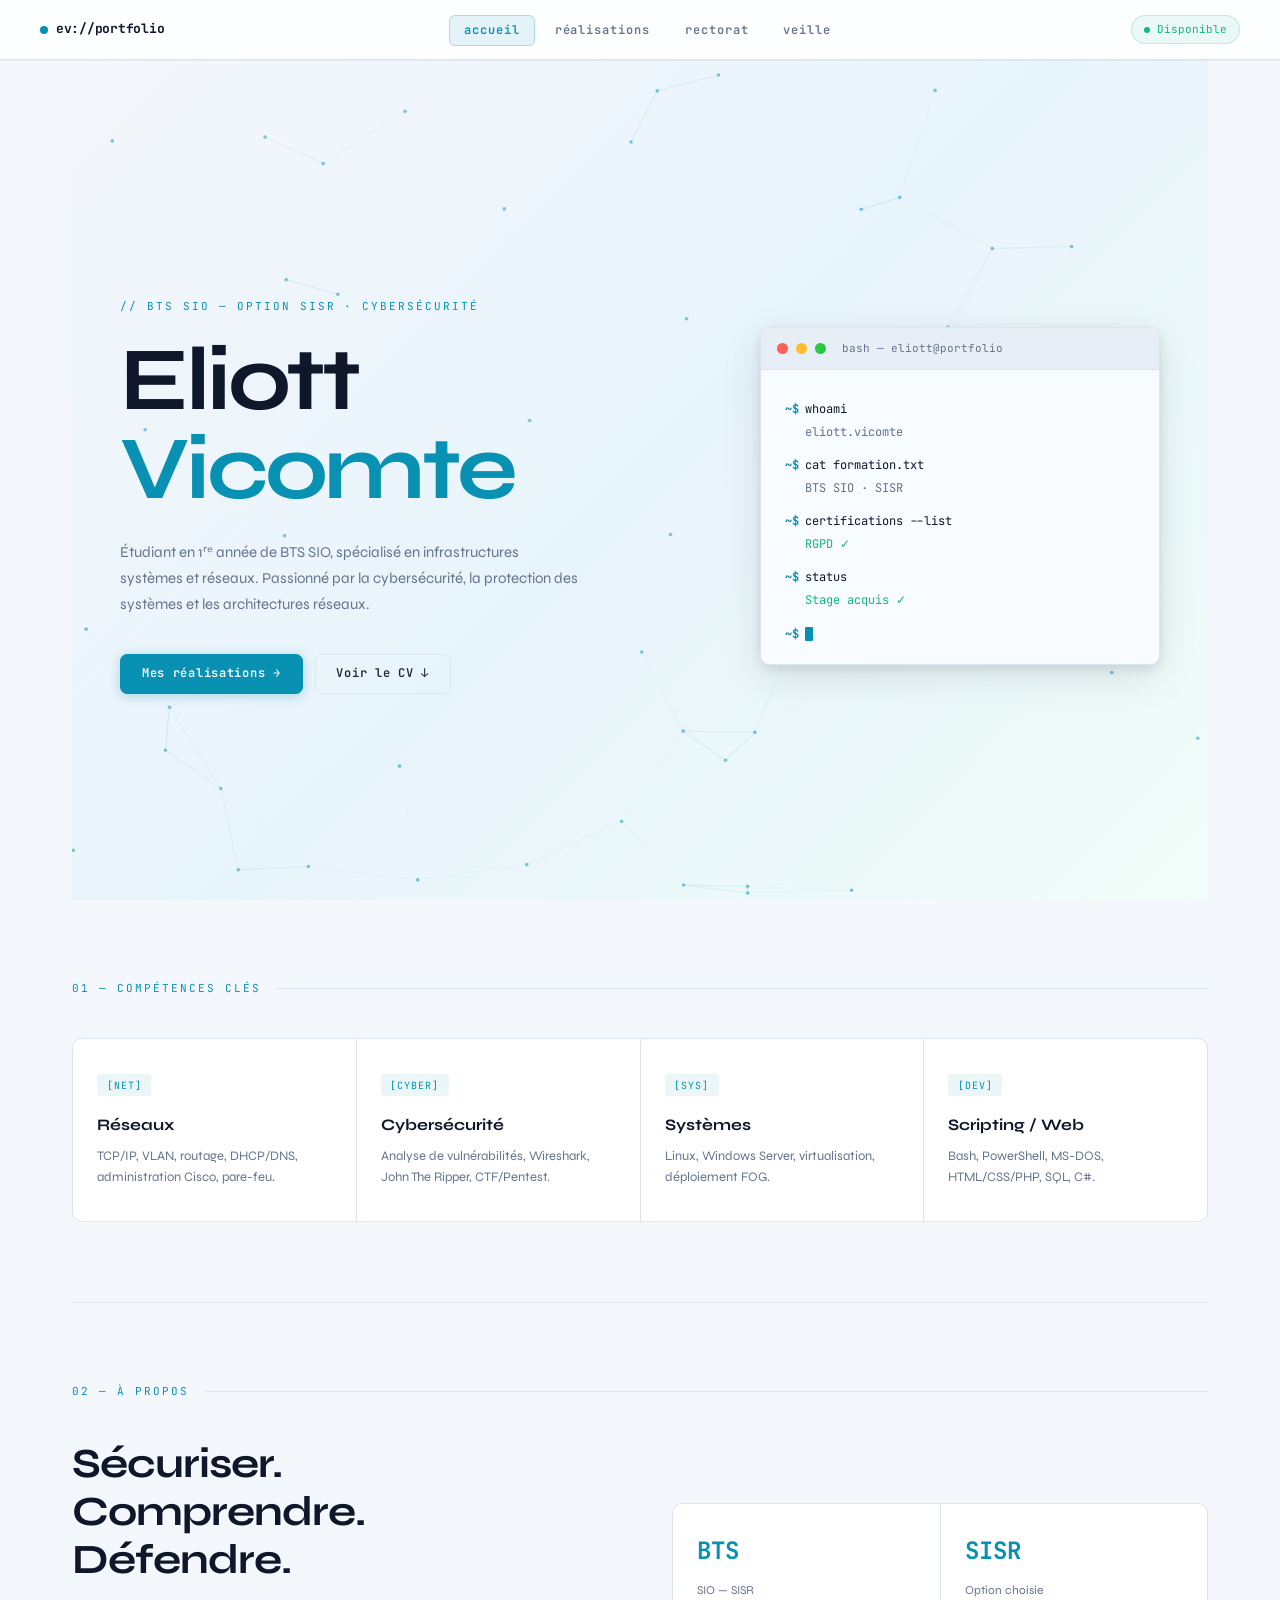
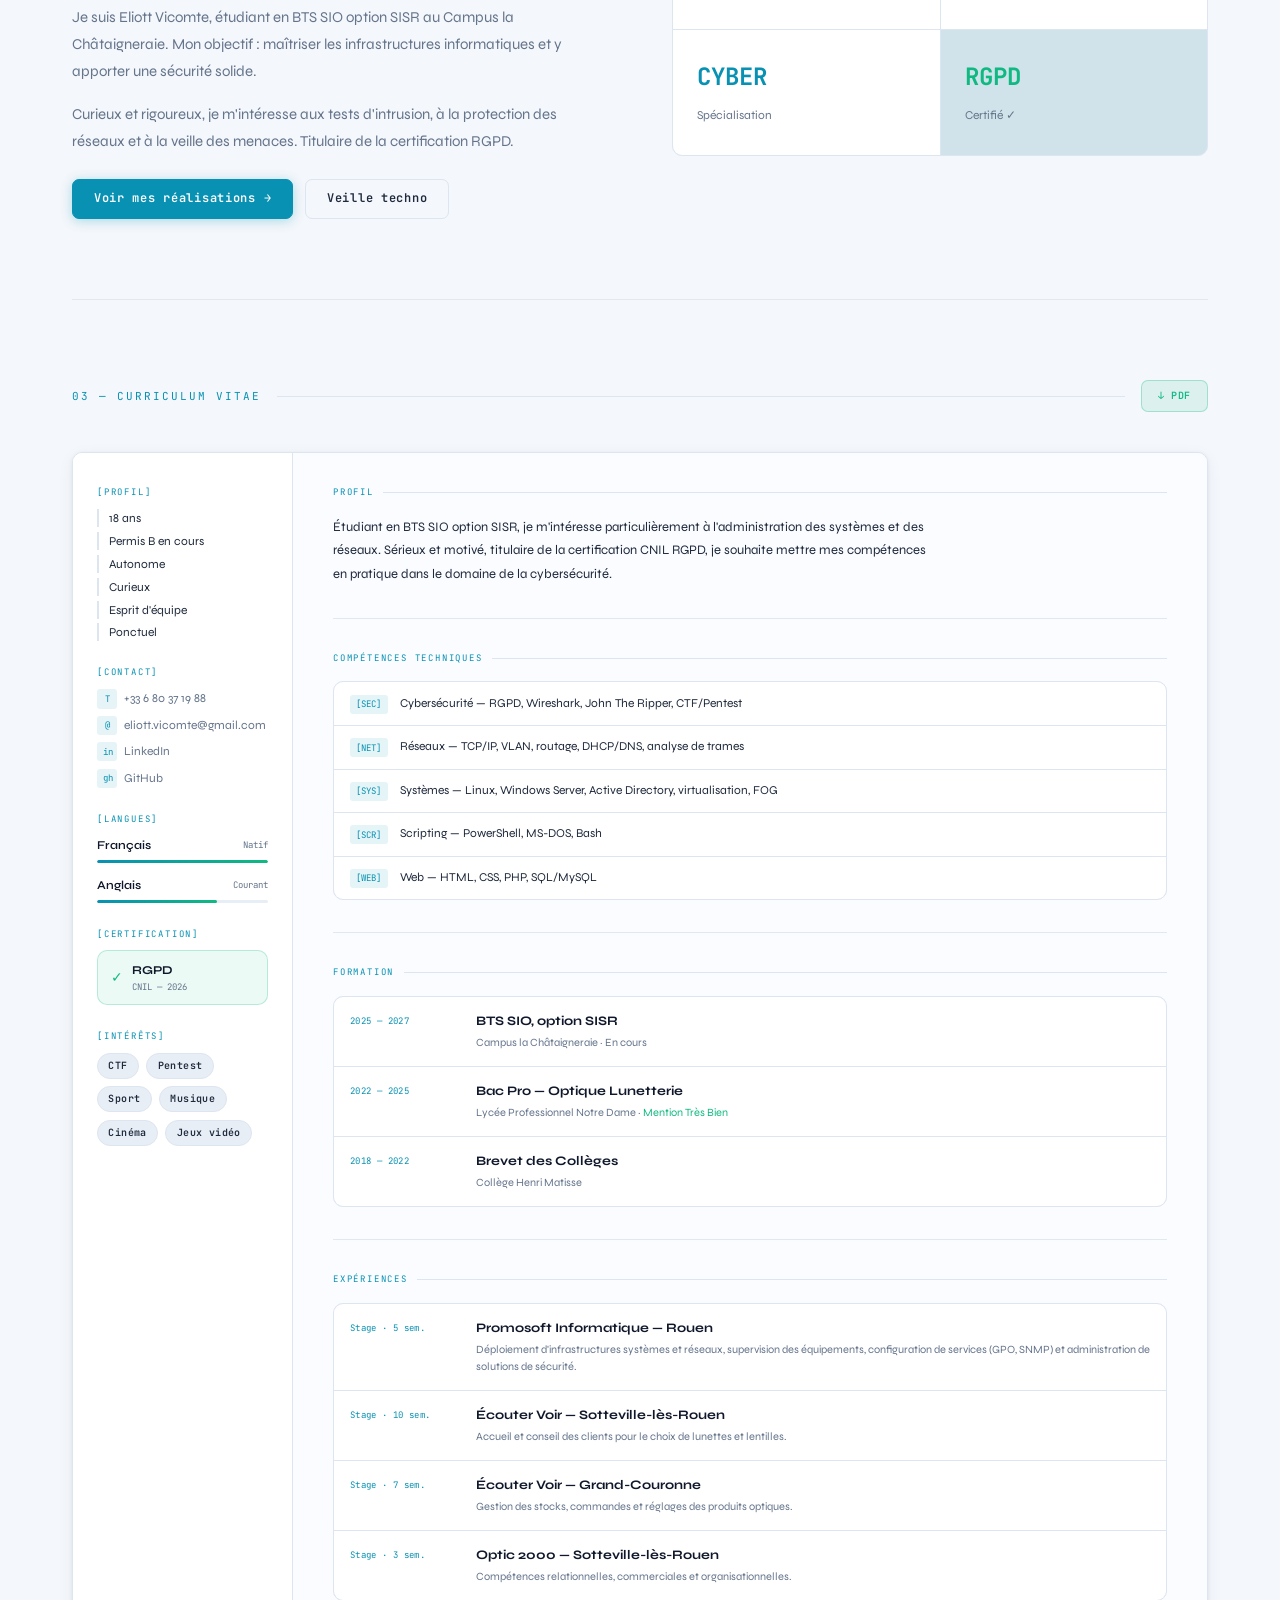
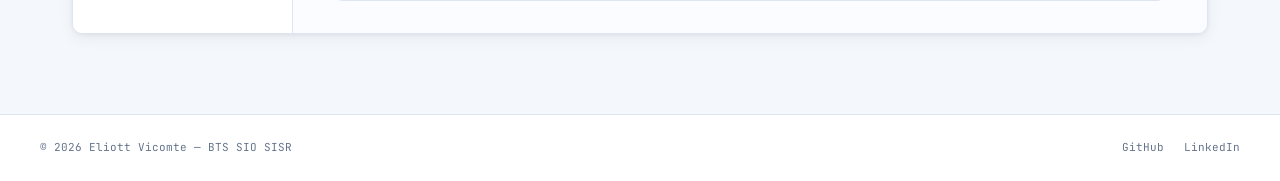
<file: index.html>
<!DOCTYPE html>
<html lang="fr">
<head>
  <meta charset="UTF-8">
  <meta name="viewport" content="width=device-width, initial-scale=1.0">
  <title>Portfolio — Eliott Vicomte</title>
  <link rel="icon" href="cadenas_svg.svg" type="image/svg+xml">
  <link rel="stylesheet" href="style.css">
  <link rel="stylesheet" href="index.css">
</head>
<body>

  <nav>
    <div class="nav-logo">ev://portfolio</div>
    <ul class="nav-links">
      <li><a href="index.html" class="active">accueil</a></li>
      <li><a href="realisations.html">réalisations</a></li>
      <li><a href="rectorat.html">rectorat</a></li>
      <li><a href="veille.html">veille</a></li>
    </ul>
    <div class="nav-status"><div class="status-dot"></div>Disponible</div>
    <button class="nav-burger" id="burger" aria-label="Menu">
      <span></span><span></span><span></span>
    </button>
  </nav>

  <div class="nav-drawer" id="drawer">
    <ul>
      <li><a href="index.html" class="active">accueil</a></li>
      <li><a href="realisations.html">réalisations</a></li>
      <li><a href="rectorat.html">rectorat</a></li>
      <li><a href="veille.html">veille</a></li>
    </ul>
    <div class="drawer-status"><div class="status-dot"></div>Disponible</div>
  </div>

  <div class="page-wrapper">

    <!-- HERO -->
    <section class="hero">
      <canvas id="particles" class="hero-canvas"></canvas>
      <div class="hero-content">
        <p class="hero-tag anim anim-d1">// BTS SIO — option SISR · Cybersécurité</p>
        <h1 class="hero-name anim anim-d2">Eliott<br><span>Vicomte</span></h1>
        <p class="hero-desc anim anim-d3">Étudiant en 1ʳᵉ année de BTS SIO, spécialisé en infrastructures systèmes et réseaux. Passionné par la cybersécurité, la protection des systèmes et les architectures réseaux.</p>
        <div class="hero-actions anim anim-d4">
          <a href="realisations.html" class="btn btn-primary">Mes réalisations →</a>
          <a href="#cv" class="btn btn-outline">Voir le CV ↓</a>
        </div>
      </div>
      <div class="terminal anim anim-d5">
        <div class="terminal-bar">
          <div class="t-dot"></div><div class="t-dot"></div><div class="t-dot"></div>
          <span class="terminal-title">bash — eliott@portfolio</span>
        </div>
        <div class="terminal-body">
          <div class="t-line"><span class="t-prompt">~$</span><span class="t-cmd"> whoami</span></div>
          <div class="t-output">eliott.vicomte</div>
          <div class="t-line"><span class="t-prompt">~$</span><span class="t-cmd"> cat formation.txt</span></div>
          <div class="t-output">BTS SIO · SISR</div>
          <div class="t-line"><span class="t-prompt">~$</span><span class="t-cmd"> certifications --list</span></div>
          <div class="t-output" style="color:var(--mint)">RGPD ✓</div>
          <div class="t-line"><span class="t-prompt">~$</span><span class="t-cmd"> status</span></div>
          <div class="t-output" style="color:var(--mint)">Stage acquis ✓</div>
          <div class="t-line"><span class="t-prompt">~$</span><span class="t-cursor"></span></div>
        </div>
      </div>
    </section>

    <!-- COMPÉTENCES -->
    <section class="section">
      <div class="section-header">
        <span class="section-label">01 — compétences clés</span>
        <div class="section-line"></div>
      </div>
      <div class="skills-grid">
        <div class="skill-card">
          <div class="skill-icon-wrap"><span class="skill-icon">[NET]</span></div>
          <div class="skill-title">Réseaux</div>
          <div class="skill-desc">TCP/IP, VLAN, routage, DHCP/DNS, administration Cisco, pare-feu.</div>
        </div>
        <div class="skill-card">
          <div class="skill-icon-wrap"><span class="skill-icon">[CYBER]</span></div>
          <div class="skill-title">Cybersécurité</div>
          <div class="skill-desc">Analyse de vulnérabilités, Wireshark, John The Ripper, CTF/Pentest.</div>
        </div>
        <div class="skill-card">
          <div class="skill-icon-wrap"><span class="skill-icon">[SYS]</span></div>
          <div class="skill-title">Systèmes</div>
          <div class="skill-desc">Linux, Windows Server, virtualisation, déploiement FOG.</div>
        </div>
        <div class="skill-card">
          <div class="skill-icon-wrap"><span class="skill-icon">[DEV]</span></div>
          <div class="skill-title">Scripting / Web</div>
          <div class="skill-desc">Bash, PowerShell, MS-DOS, HTML/CSS/PHP, SQL, C#.</div>
        </div>
      </div>
    </section>

    <!-- À PROPOS -->
    <section class="section">
      <div class="section-header">
        <span class="section-label">02 — à propos</span>
        <div class="section-line"></div>
      </div>
      <div class="about-grid">
        <div class="about-text">
          <h2>Sécuriser.<br>Comprendre.<br>Défendre.</h2>
          <p>Je suis Eliott Vicomte, étudiant en BTS SIO option SISR au Campus la Châtaigneraie. Mon objectif : maîtriser les infrastructures informatiques et y apporter une sécurité solide.</p>
          <p>Curieux et rigoureux, je m'intéresse aux tests d'intrusion, à la protection des réseaux et à la veille des menaces. Titulaire de la certification RGPD.</p>
          <div style="margin-top:1.5rem;display:flex;gap:.75rem;flex-wrap:wrap;">
            <a href="realisations.html" class="btn btn-primary">Voir mes réalisations →</a>
            <a href="veille.html" class="btn btn-outline">Veille techno</a>
          </div>
        </div>
        <div class="about-stats">
          <div class="stat-card"><span class="stat-value">BTS</span><span class="stat-label">SIO — SISR</span></div>
          <div class="stat-card"><span class="stat-value">SISR</span><span class="stat-label">Option choisie</span></div>
          <div class="stat-card"><span class="stat-value">CYBER</span><span class="stat-label">Spécialisation</span></div>
          <div class="stat-card highlight"><span class="stat-value">RGPD</span><span class="stat-label">Certifié ✓</span></div>
        </div>
      </div>
    </section>

    <!-- CV INTÉGRÉ -->
    <section class="section" id="cv">
      <div class="section-header">
        <span class="section-label">03 — curriculum vitae</span>
        <div class="section-line"></div>
        <a href="CV_Eliott_VICOMTE.pdf" download class="btn btn-mint" style="font-size:10px;padding:.45rem 1rem;flex-shrink:0">↓ PDF</a>
      </div>

      <div class="cv-layout">

        <aside class="cv-aside">
          <div class="cv-block">
            <div class="cv-block-label">[PROFIL]</div>
            <ul class="cv-list">
              <li>18 ans</li><li>Permis B en cours</li><li>Autonome</li>
              <li>Curieux</li><li>Esprit d'équipe</li><li>Ponctuel</li>
            </ul>
          </div>
          <div class="cv-block">
            <div class="cv-block-label">[CONTACT]</div>
            <ul class="cv-contact-list">
              <li><span class="cv-contact-icon">T</span><a href="tel:+33680371988">+33 6 80 37 19 88</a></li>
              <li><span class="cv-contact-icon">@</span><a href="mailto:eliott.vicomte@gmail.com">eliott.vicomte@gmail.com</a></li>
              <li><span class="cv-contact-icon">in</span><a href="https://www.linkedin.com/in/eliott-vicomte-115887398/" target="_blank">LinkedIn</a></li>
              <li><span class="cv-contact-icon">gh</span><a href="https://github.com/shayn-git" target="_blank">GitHub</a></li>
            </ul>
          </div>
          <div class="cv-block">
            <div class="cv-block-label">[LANGUES]</div>
            <div class="cv-lang">
              <div class="cv-lang-item">
                <div class="cv-lang-top"><span class="cv-lang-name">Français</span><span class="cv-lang-level">Natif</span></div>
                <div class="cv-lang-bar"><div class="cv-lang-fill" style="width:100%"></div></div>
              </div>
              <div class="cv-lang-item">
                <div class="cv-lang-top"><span class="cv-lang-name">Anglais</span><span class="cv-lang-level">Courant</span></div>
                <div class="cv-lang-bar"><div class="cv-lang-fill" style="width:70%"></div></div>
              </div>
            </div>
          </div>
          <div class="cv-block">
            <div class="cv-block-label">[CERTIFICATION]</div>
            <div class="cert-badge">
              <span class="cert-icon">✓</span>
              <div><div class="cert-title">RGPD</div><div class="cert-sub">CNIL — 2026</div></div>
            </div>
          </div>
          <div class="cv-block">
            <div class="cv-block-label">[INTÉRÊTS]</div>
            <div class="pills">
              <span class="pill">CTF</span><span class="pill">Pentest</span>
              <span class="pill">Sport</span><span class="pill">Musique</span>
              <span class="pill">Cinéma</span><span class="pill">Jeux vidéo</span>
            </div>
          </div>
        </aside>

        <div class="cv-main">
          <div class="cv-section">
            <div class="cv-section-label">profil</div>
            <p class="cv-intro">Étudiant en BTS SIO option SISR, je m'intéresse particulièrement à l'administration des systèmes et des réseaux. Sérieux et motivé, titulaire de la certification CNIL RGPD, je souhaite mettre mes compétences en pratique dans le domaine de la cybersécurité.</p>
          </div>
          <div class="cv-section">
            <div class="cv-section-label">compétences techniques</div>
            <div class="cv-skills">
              <div class="cv-skill-row"><span class="cv-skill-tag">[SEC]</span><span>Cybersécurité — RGPD, Wireshark, John The Ripper, CTF/Pentest</span></div>
              <div class="cv-skill-row"><span class="cv-skill-tag">[NET]</span><span>Réseaux — TCP/IP, VLAN, routage, DHCP/DNS, analyse de trames</span></div>
              <div class="cv-skill-row"><span class="cv-skill-tag">[SYS]</span><span>Systèmes — Linux, Windows Server, Active Directory, virtualisation, FOG</span></div>
              <div class="cv-skill-row"><span class="cv-skill-tag">[SCR]</span><span>Scripting — PowerShell, MS-DOS, Bash</span></div>
              <div class="cv-skill-row"><span class="cv-skill-tag">[WEB]</span><span>Web — HTML, CSS, PHP, SQL/MySQL</span></div>
            </div>
          </div>
          <div class="cv-section">
            <div class="cv-section-label">formation</div>
            <div class="cv-timeline">
              <div class="cv-timeline-item">
                <div class="cv-timeline-date">2025 — 2027</div>
                <div><div class="cv-timeline-title">BTS SIO, option SISR</div><div class="cv-timeline-sub">Campus la Châtaigneraie · En cours</div></div>
              </div>
              <div class="cv-timeline-item">
                <div class="cv-timeline-date">2022 — 2025</div>
                <div><div class="cv-timeline-title">Bac Pro — Optique Lunetterie</div><div class="cv-timeline-sub">Lycée Professionnel Notre Dame · <span style="color:var(--mint)">Mention Très Bien</span></div></div>
              </div>
              <div class="cv-timeline-item">
                <div class="cv-timeline-date">2018 — 2022</div>
                <div><div class="cv-timeline-title">Brevet des Collèges</div><div class="cv-timeline-sub">Collège Henri Matisse</div></div>
              </div>
            </div>
          </div>
          <div class="cv-section">
            <div class="cv-section-label">expériences</div>
            <div class="cv-timeline">
              <div class="cv-timeline-item">
                <div class="cv-timeline-date">Stage · 5 sem.</div>
                <div><div class="cv-timeline-title">Promosoft Informatique — Rouen</div><div class="cv-timeline-sub">Déploiement d'infrastructures systèmes et réseaux, supervision des équipements, configuration de services (GPO, SNMP) et administration de solutions de sécurité.</div></div>
              </div>
              <div class="cv-timeline-item">
                <div class="cv-timeline-date">Stage · 10 sem.</div>
                <div><div class="cv-timeline-title">Écouter Voir — Sotteville-lès-Rouen</div><div class="cv-timeline-sub">Accueil et conseil des clients pour le choix de lunettes et lentilles.</div></div>
              </div>
              <div class="cv-timeline-item">
                <div class="cv-timeline-date">Stage · 7 sem.</div>
                <div><div class="cv-timeline-title">Écouter Voir — Grand-Couronne</div><div class="cv-timeline-sub">Gestion des stocks, commandes et réglages des produits optiques.</div></div>
              </div>
              <div class="cv-timeline-item">
                <div class="cv-timeline-date">Stage · 3 sem.</div>
                <div><div class="cv-timeline-title">Optic 2000 — Sotteville-lès-Rouen</div><div class="cv-timeline-sub">Compétences relationnelles, commerciales et organisationnelles.</div></div>
              </div>
            </div>
          </div>
        </div>

      </div>
    </section>

  </div>

  <footer>
    <span class="footer-copy">© 2026 Eliott Vicomte — BTS SIO SISR</span>
    <div class="footer-links">
      <a href="https://github.com/shayn-git" target="_blank">GitHub</a>
      <a href="https://www.linkedin.com/in/eliott-vicomte-115887398/" target="_blank">LinkedIn</a>
    </div>
  </footer>

  <script>
    // NAV — burger + scroll
    const burger = document.getElementById('burger');
    const drawer = document.getElementById('drawer');
    burger.addEventListener('click', () => {
      burger.classList.toggle('open');
      drawer.classList.toggle('open');
    });
    window.addEventListener('scroll', () => {
      document.querySelector('nav').classList.toggle('scrolled', window.scrollY > 10);
    });
  </script>

  <script>
    const c = document.getElementById('particles');
    const ctx = c.getContext('2d');
    function resize(){ c.width = c.offsetWidth; c.height = c.offsetHeight; }
    resize(); window.addEventListener('resize', resize);
    const pts = Array.from({length:50}, () => ({
      x: Math.random()*c.width, y: Math.random()*c.height,
      vx: (Math.random()-.5)*.35, vy: (Math.random()-.5)*.35
    }));
    function draw() {
      ctx.clearRect(0,0,c.width,c.height);
      for(let i=0;i<pts.length;i++){
        pts[i].x+=pts[i].vx; pts[i].y+=pts[i].vy;
        if(pts[i].x<0||pts[i].x>c.width) pts[i].vx*=-1;
        if(pts[i].y<0||pts[i].y>c.height) pts[i].vy*=-1;
        for(let j=i+1;j<pts.length;j++){
          const dx=pts[i].x-pts[j].x, dy=pts[i].y-pts[j].y, d=Math.sqrt(dx*dx+dy*dy);
          if(d<130){ ctx.beginPath(); ctx.strokeStyle=`rgba(8,145,178,${(1-d/130)*0.25})`; ctx.lineWidth=0.8; ctx.moveTo(pts[i].x,pts[i].y); ctx.lineTo(pts[j].x,pts[j].y); ctx.stroke(); }
        }
        ctx.beginPath(); ctx.arc(pts[i].x,pts[i].y,1.8,0,Math.PI*2); ctx.fillStyle='rgba(8,145,178,0.5)'; ctx.fill();
      }
      requestAnimationFrame(draw);
    }
    draw();
  </script>
</body>
</html>
</file>
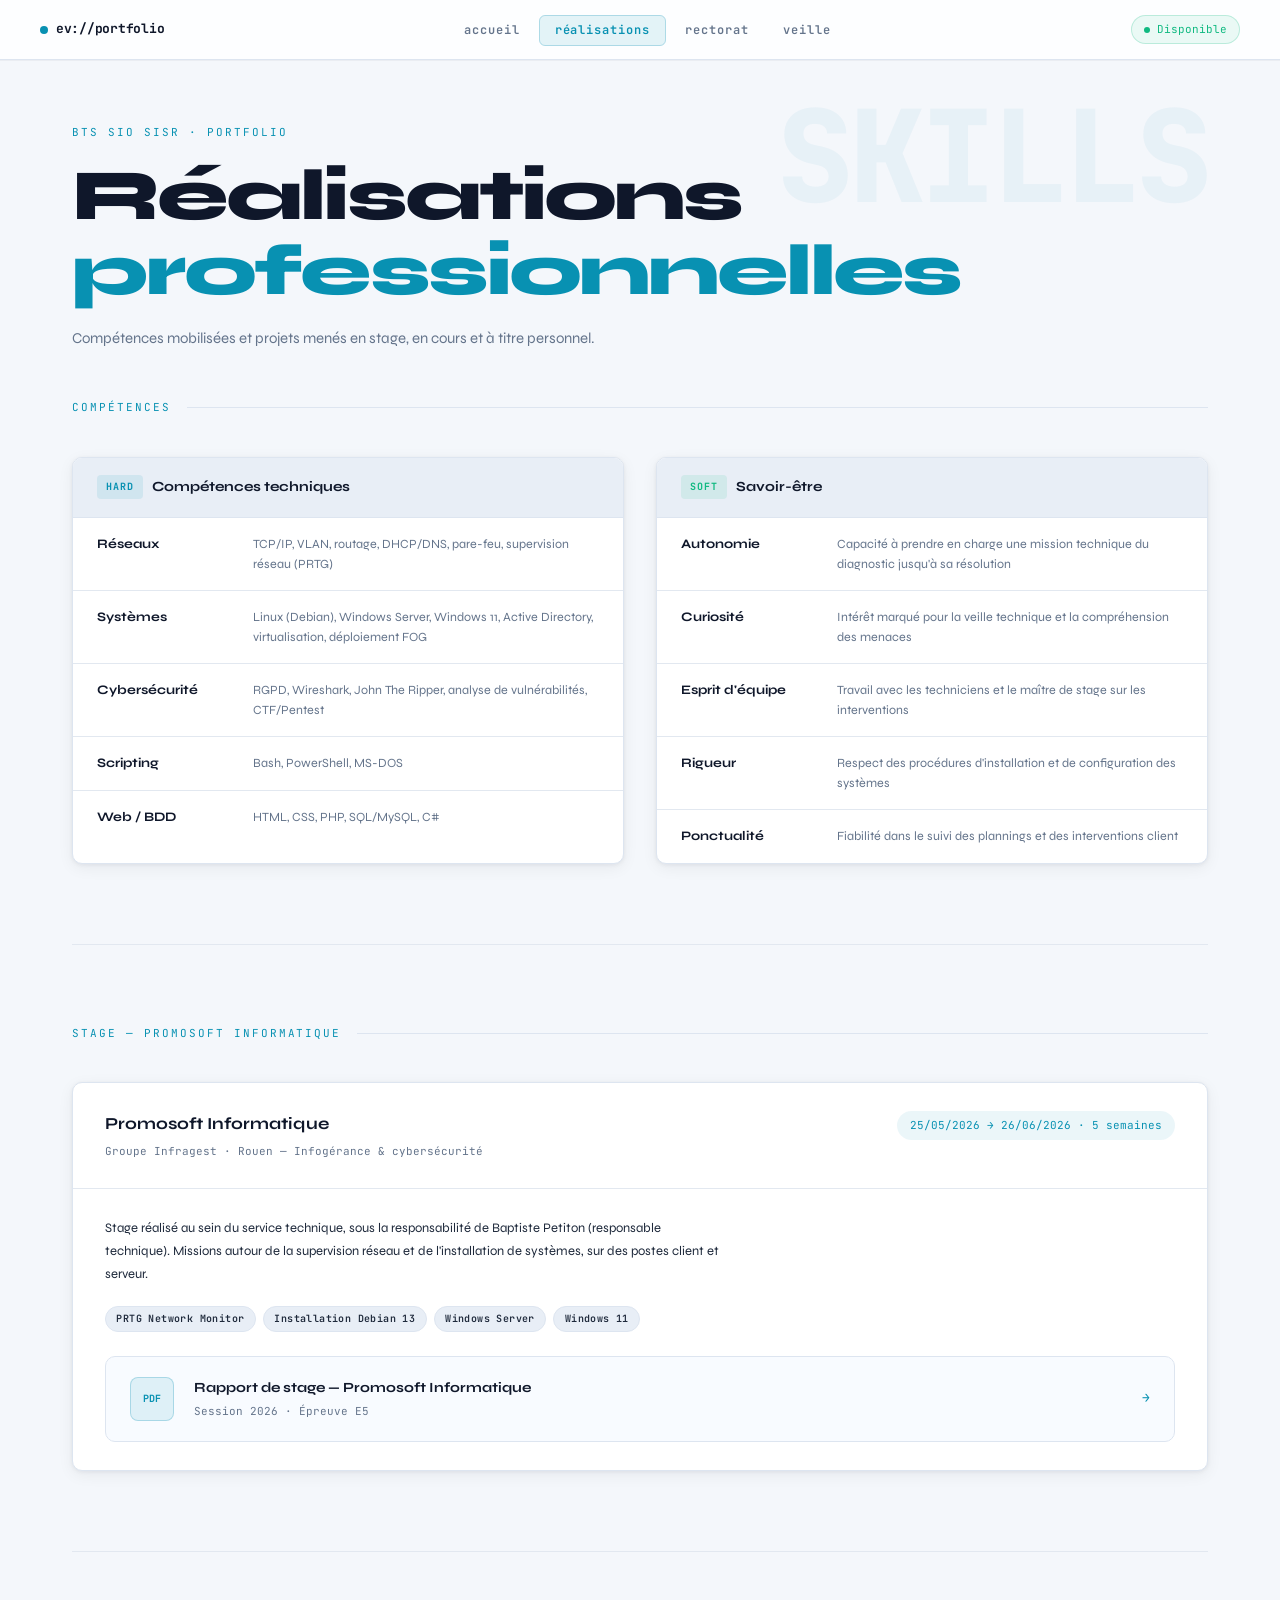
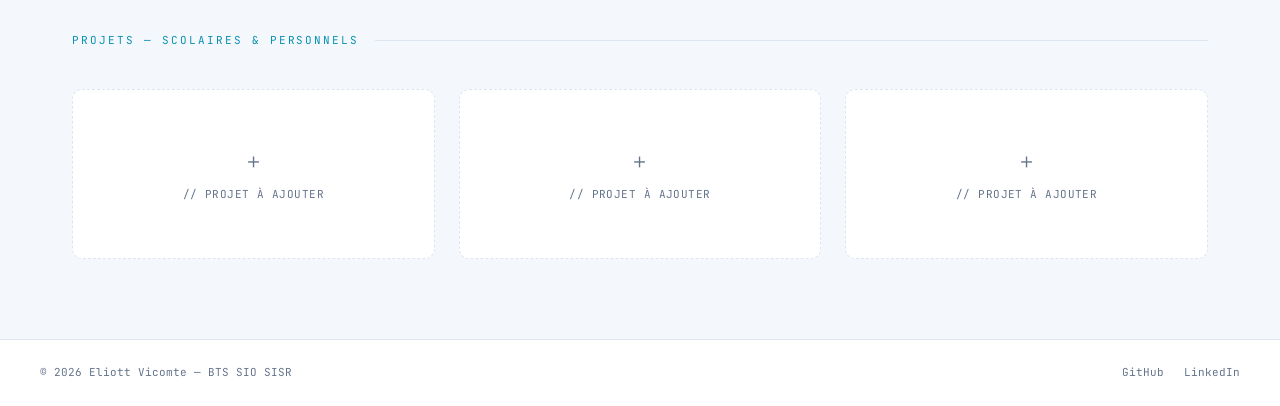
<file: realisations.html>
<!DOCTYPE html>
<html lang="fr">
<head>
  <meta charset="UTF-8">
  <meta name="viewport" content="width=device-width, initial-scale=1.0">
  <title>Réalisations — Portfolio Eliott Vicomte</title>
  <link rel="icon" href="cadenas_svg.svg" type="image/svg+xml">
  <link rel="stylesheet" href="style.css">
  <link rel="stylesheet" href="realisations.css">
</head>
<body>

  <nav>
    <div class="nav-logo">ev://portfolio</div>
    <ul class="nav-links">
      <li><a href="index.html">accueil</a></li>
      <li><a href="realisations.html" class="active">réalisations</a></li>
      <li><a href="rectorat.html">rectorat</a></li>
      <li><a href="veille.html">veille</a></li>
    </ul>
    <div class="nav-status"><div class="status-dot"></div>Disponible</div>
    <button class="nav-burger" id="burger" aria-label="Menu">
      <span></span><span></span><span></span>
    </button>
  </nav>

  <div class="nav-drawer" id="drawer">
    <ul>
      <li><a href="index.html">accueil</a></li>
      <li><a href="realisations.html" class="active">réalisations</a></li>
      <li><a href="rectorat.html">rectorat</a></li>
      <li><a href="veille.html">veille</a></li>
    </ul>
    <div class="drawer-status"><div class="status-dot"></div>Disponible</div>
  </div>

  <div class="page-wrapper">

    <header class="page-header" data-label="SKILLS">
      <p class="page-tag">BTS SIO SISR · Portfolio</p>
      <h1 class="page-title">Réalisations <span>professionnelles</span></h1>
      <p class="page-subtitle">Compétences mobilisées et projets menés en stage, en cours et à titre personnel.</p>
    </header>

    <!-- COMPÉTENCES -->
    <section class="section" style="padding-top:0;">
      <div class="section-header">
        <span class="section-label">compétences</span>
        <div class="section-line"></div>
      </div>

      <div class="comp-grid">

        <div class="comp-col">
          <div class="comp-col-head">
            <span class="comp-col-tag hard">HARD</span>
            <span class="comp-col-title">Compétences techniques</span>
          </div>
          <div class="comp-list">
            <div class="comp-item">
              <span class="comp-item-name">Réseaux</span>
              <span class="comp-item-desc">TCP/IP, VLAN, routage, DHCP/DNS, pare-feu, supervision réseau (PRTG)</span>
            </div>
            <div class="comp-item">
              <span class="comp-item-name">Systèmes</span>
              <span class="comp-item-desc">Linux (Debian), Windows Server, Windows 11, Active Directory, virtualisation, déploiement FOG</span>
            </div>
            <div class="comp-item">
              <span class="comp-item-name">Cybersécurité</span>
              <span class="comp-item-desc">RGPD, Wireshark, John The Ripper, analyse de vulnérabilités, CTF/Pentest</span>
            </div>
            <div class="comp-item">
              <span class="comp-item-name">Scripting</span>
              <span class="comp-item-desc">Bash, PowerShell, MS-DOS</span>
            </div>
            <div class="comp-item">
              <span class="comp-item-name">Web / BDD</span>
              <span class="comp-item-desc">HTML, CSS, PHP, SQL/MySQL, C#</span>
            </div>
          </div>
        </div>

        <div class="comp-col">
          <div class="comp-col-head">
            <span class="comp-col-tag soft">SOFT</span>
            <span class="comp-col-title">Savoir-être</span>
          </div>
          <div class="comp-list">
            <div class="comp-item">
              <span class="comp-item-name">Autonomie</span>
              <span class="comp-item-desc">Capacité à prendre en charge une mission technique du diagnostic jusqu'à sa résolution</span>
            </div>
            <div class="comp-item">
              <span class="comp-item-name">Curiosité</span>
              <span class="comp-item-desc">Intérêt marqué pour la veille technique et la compréhension des menaces</span>
            </div>
            <div class="comp-item">
              <span class="comp-item-name">Esprit d'équipe</span>
              <span class="comp-item-desc">Travail avec les techniciens et le maître de stage sur les interventions</span>
            </div>
            <div class="comp-item">
              <span class="comp-item-name">Rigueur</span>
              <span class="comp-item-desc">Respect des procédures d'installation et de configuration des systèmes</span>
            </div>
            <div class="comp-item">
              <span class="comp-item-name">Ponctualité</span>
              <span class="comp-item-desc">Fiabilité dans le suivi des plannings et des interventions client</span>
            </div>
          </div>
        </div>

      </div>
    </section>

    <!-- STAGE -->
    <section class="section">
      <div class="section-header">
        <span class="section-label">stage — promosoft informatique</span>
        <div class="section-line"></div>
      </div>

      <div class="mission-card">
        <div class="mission-top">
          <div>
            <div class="mission-org">Promosoft Informatique</div>
            <div class="mission-meta">Groupe Infragest · Rouen — Infogérance &amp; cybersécurité</div>
          </div>
          <div class="mission-dates">25/05/2026 → 26/06/2026 · 5 semaines</div>
        </div>
        <div class="mission-body">
          <p>Stage réalisé au sein du service technique, sous la responsabilité de Baptiste Petiton (responsable technique). Missions autour de la supervision réseau et de l'installation de systèmes, sur des postes client et serveur.</p>
          <div class="mission-tags">
            <span class="pill">PRTG Network Monitor</span>
            <span class="pill">Installation Debian 13</span>
            <span class="pill">Windows Server</span>
            <span class="pill">Windows 11</span>
          </div>
          <a href="EVI_RapportDeStage.pdf" download class="report-access">
            <div class="report-icon">PDF</div>
            <div class="report-info">
              <div class="report-title">Rapport de stage — Promosoft Informatique</div>
              <div class="report-sub">Session 2026 · Épreuve E5</div>
            </div>
            <span class="report-arrow">→</span>
          </a>
        </div>
      </div>
    </section>

    <!-- PROJETS -->
    <section class="section">
      <div class="section-header">
        <span class="section-label">projets — scolaires &amp; personnels</span>
        <div class="section-line"></div>
      </div>

      <div class="projects-grid">

        <div class="project-card empty">
          <span class="project-empty-icon">＋</span>
          <span class="project-empty-text">// PROJET À AJOUTER</span>
        </div>

        <div class="project-card empty">
          <span class="project-empty-icon">＋</span>
          <span class="project-empty-text">// PROJET À AJOUTER</span>
        </div>

        <div class="project-card empty">
          <span class="project-empty-icon">＋</span>
          <span class="project-empty-text">// PROJET À AJOUTER</span>
        </div>

      </div>
    </section>

  </div>

  <footer>
    <span class="footer-copy">© 2026 Eliott Vicomte — BTS SIO SISR</span>
    <div class="footer-links">
      <a href="https://github.com/shayn-git" target="_blank">GitHub</a>
      <a href="https://www.linkedin.com/in/eliott-vicomte-115887398/" target="_blank">LinkedIn</a>
    </div>
  </footer>

  <script>
    const burger = document.getElementById('burger');
    const drawer = document.getElementById('drawer');
    burger.addEventListener('click', () => {
      burger.classList.toggle('open');
      drawer.classList.toggle('open');
    });
    window.addEventListener('scroll', () => {
      document.querySelector('nav').classList.toggle('scrolled', window.scrollY > 10);
    });
  </script>
</body>
</html>
</file>
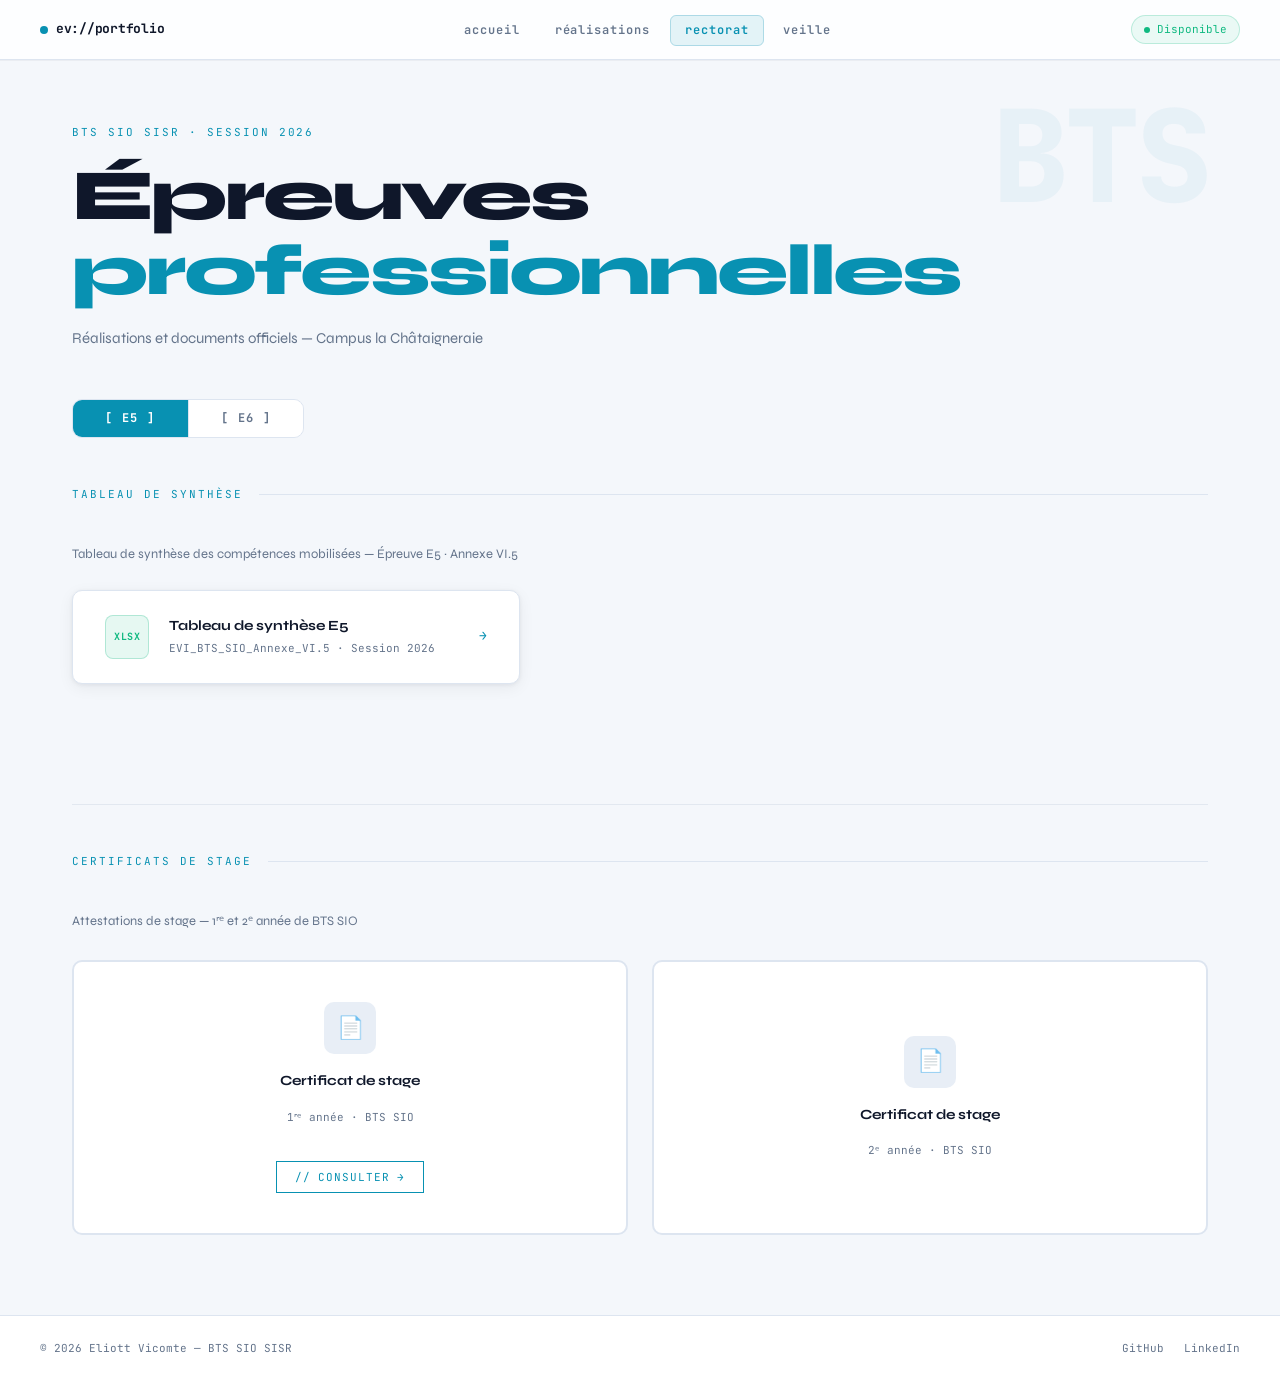
<file: rectorat.html>
<!DOCTYPE html>
<html lang="fr">
<head>
  <meta charset="UTF-8">
  <meta name="viewport" content="width=device-width, initial-scale=1.0">
  <title>Rectorat — Portfolio Eliott Vicomte</title>
  <link rel="icon" href="cadenas_svg.svg" type="image/svg+xml">
  <link rel="stylesheet" href="style.css">
  <link rel="stylesheet" href="rectorat.css">
</head>
<body>

  <nav>
    <div class="nav-logo">ev://portfolio</div>
    <ul class="nav-links">
      <li><a href="index.html">accueil</a></li>
      <li><a href="realisations.html">réalisations</a></li>
      <li><a href="rectorat.html" class="active">rectorat</a></li>
      <li><a href="veille.html">veille</a></li>
    </ul>
    <div class="nav-status"><div class="status-dot"></div>Disponible</div>
    <button class="nav-burger" id="burger" aria-label="Menu">
      <span></span><span></span><span></span>
    </button>
  </nav>

  <div class="nav-drawer" id="drawer">
    <ul>
      <li><a href="index.html">accueil</a></li>
      <li><a href="realisations.html">réalisations</a></li>
      <li><a href="rectorat.html" class="active">rectorat</a></li>
      <li><a href="veille.html">veille</a></li>
    </ul>
    <div class="drawer-status"><div class="status-dot"></div>Disponible</div>
  </div>

  <div class="page-wrapper">

    <header class="page-header" data-label="BTS">
      <p class="page-tag">BTS SIO SISR · Session 2026</p>
      <h1 class="page-title">Épreuves <span>professionnelles</span></h1>
      <p class="page-subtitle">Réalisations et documents officiels — Campus la Châtaigneraie</p>
    </header>

    <!-- TABS -->
    <div class="epreuve-tabs">
      <button class="tab-btn active" data-tab="e5">[ E5 ]</button>
      <button class="tab-btn" data-tab="e6">[ E6 ]</button>
    </div>

    <!-- ══ PANEL E5 ══ -->
    <div class="tab-panel active" id="panel-e5">

      <!-- Tableau synthèse -->
      <section class="section" style="padding-top:0; border-bottom: 1px solid var(--border);">
        <div class="section-header">
          <span class="section-label">tableau de synthèse</span>
          <div class="section-line"></div>
        </div>
        <p style="font-size:13px;color:var(--muted);margin-bottom:1.5rem;line-height:1.7;">
          Tableau de synthèse des compétences mobilisées — Épreuve E5 · Annexe VI.5
        </p>
        <a href="EVI_BTS_SIO_Annexe_VI.5_Epreuve E5 - Tableau de synthe_se_2026.pdf"
           download
           class="xlsx-access">
          <div class="xlsx-icon">XLSX</div>
          <div class="xlsx-info">
            <div class="xlsx-title">Tableau de synthèse E5</div>
            <div class="xlsx-sub">EVI_BTS_SIO_Annexe_VI.5 · Session 2026</div>
          </div>
          <span class="xlsx-arrow">→</span>
        </a>
      </section>

      <!-- Certificats de stage -->
      <section class="section" style="padding-top:3rem;">
        <div class="section-header">
          <span class="section-label">certificats de stage</span>
          <div class="section-line"></div>
        </div>
        <p style="font-size:13px;color:var(--muted);margin-bottom:1.75rem;line-height:1.7;">
          Attestations de stage — 1ʳᵉ et 2ᵉ année de BTS SIO
        </p>
        <div class="certs-grid">

          <!-- Certificat 1ère année -->
          <div class="cert-slot" id="slot-1" style="cursor:default;">
            <div class="cert-slot-icon">📄</div>
            <div class="cert-slot-label">Certificat de stage</div>
            <div class="cert-slot-sub">1ʳᵉ année · BTS SIO</div>
            <button onclick="window.open('EVI_AttestationDeStage.pdf', '_blank')" style="margin-top:1.2rem;background:transparent;border:1px solid var(--cyan);color:var(--cyan);font-family:var(--mono);font-size:11px;letter-spacing:.08em;padding:.5rem 1.1rem;cursor:pointer;transition:background .2s,color .2s;" onmouseover="this.style.background='var(--cyan)';this.style.color='#0a0a0f'" onmouseout="this.style.background='transparent';this.style.color='var(--cyan)'">// CONSULTER →</button>
          </div>

          <!-- Certificat 2ème année -->
          <div class="cert-slot" id="slot-2" style="cursor:default; pointer-events:none;">
            <div class="cert-slot-icon">📄</div>
            <div class="cert-slot-label">Certificat de stage</div>
            <div class="cert-slot-sub">2ᵉ année · BTS SIO</div>
          </div>

        </div>
      </section>

    </div>

    <!-- ══ PANEL E6 ══ -->
    <div class="tab-panel" id="panel-e6">
      <section class="section" style="padding-top:0;">
        <div class="e6-placeholder">
          <span class="e6-badge">// EN PRÉPARATION</span>
          <h3>Épreuve E6</h3>
          <p>Le contenu de l'épreuve E6 sera ajouté prochainement. Revenez bientôt.</p>
        </div>
      </section>
    </div>

  </div>

  <footer>
    <span class="footer-copy">© 2026 Eliott Vicomte — BTS SIO SISR</span>
    <div class="footer-links">
      <a href="https://github.com/shayn-git" target="_blank">GitHub</a>
      <a href="https://www.linkedin.com/in/eliott-vicomte-115887398/" target="_blank">LinkedIn</a>
    </div>
  </footer>

  <script>
    // ── NAV ──
    const burger = document.getElementById('burger');
    const drawer = document.getElementById('drawer');
    if (burger) burger.addEventListener('click', () => {
      burger.classList.toggle('open');
      drawer.classList.toggle('open');
    });
    window.addEventListener('scroll', () => {
      document.querySelector('nav').classList.toggle('scrolled', window.scrollY > 10);
    });

    // ── TABS ──
    document.querySelectorAll('.tab-btn').forEach(btn => {
      btn.addEventListener('click', () => {
        document.querySelectorAll('.tab-btn').forEach(b => b.classList.remove('active'));
        document.querySelectorAll('.tab-panel').forEach(p => p.classList.remove('active'));
        btn.classList.add('active');
        document.getElementById('panel-' + btn.dataset.tab).classList.add('active');
      });
    });
  </script>

</body>
</html>
</file>
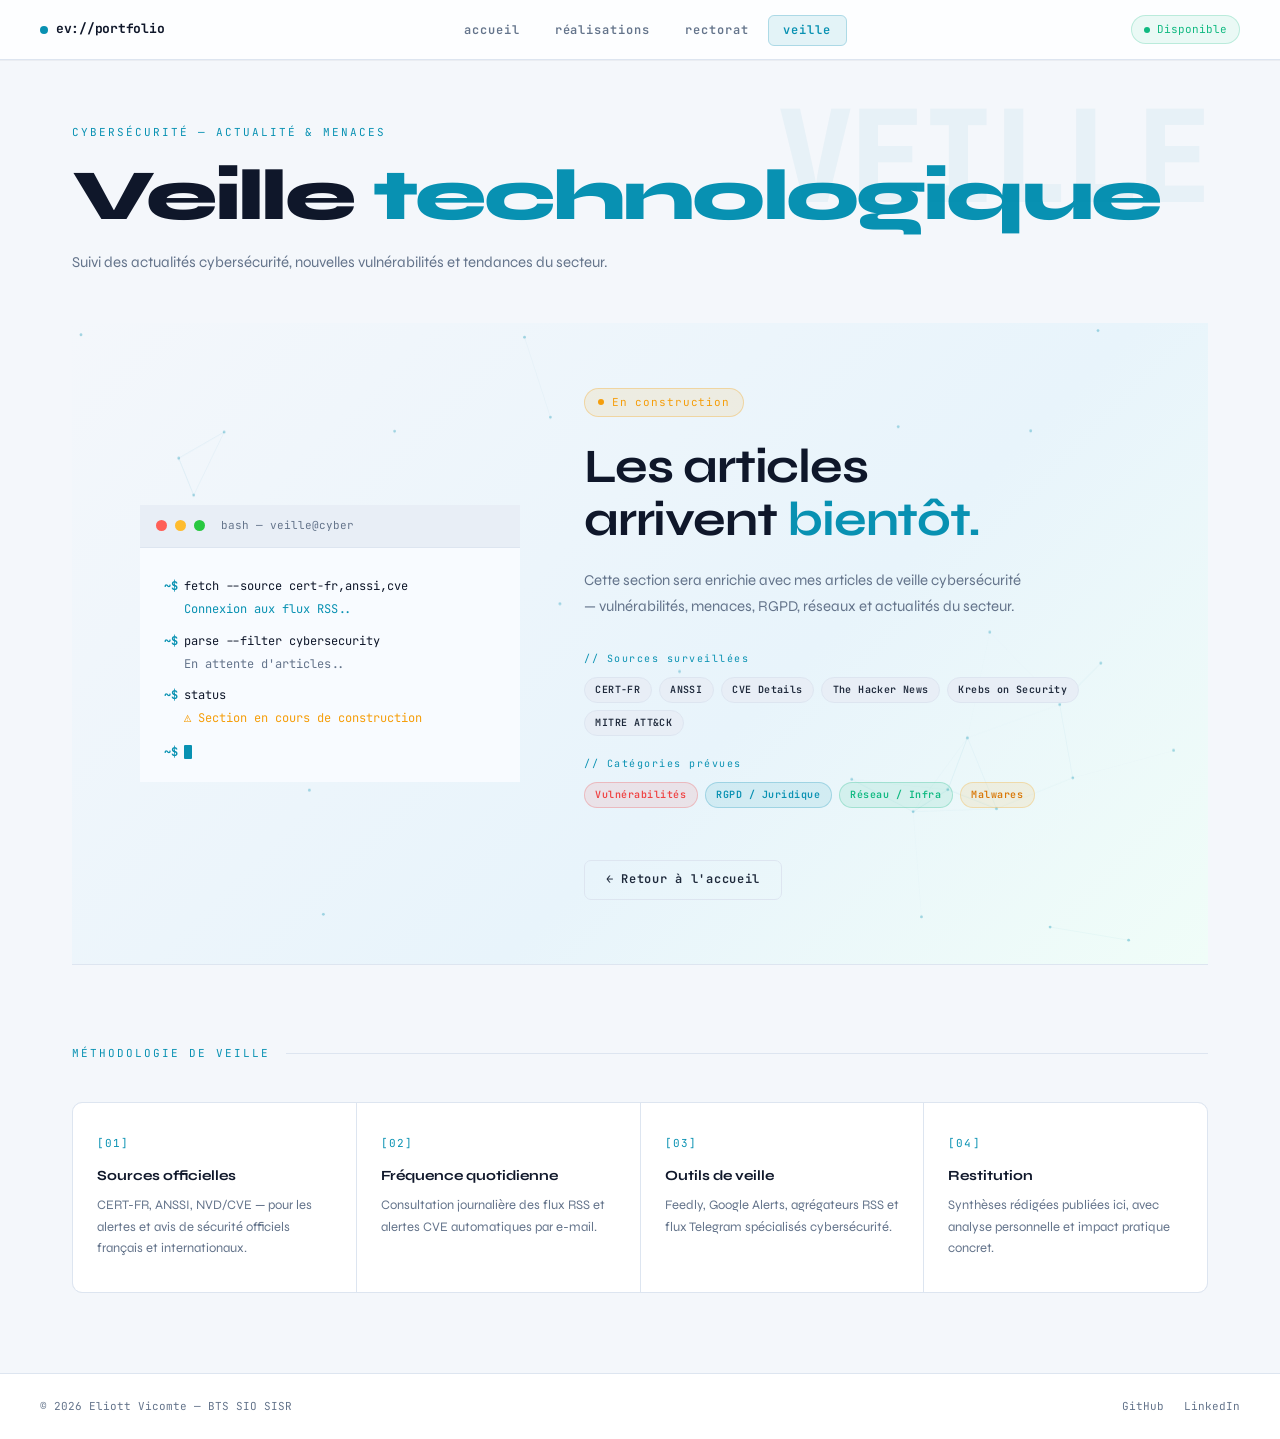
<file: veille.html>
<!DOCTYPE html>
<html lang="fr">
<head>
  <meta charset="UTF-8">
  <meta name="viewport" content="width=device-width, initial-scale=1.0">
  <title>Veille — Portfolio Eliott Vicomte</title>
  <link rel="icon" href="cadenas_svg.svg" type="image/svg+xml">
  <link rel="stylesheet" href="style.css">
  <link rel="stylesheet" href="veille.css">
</head>
<body>

  <nav>
    <div class="nav-logo">ev://portfolio</div>
    <ul class="nav-links">
      <li><a href="index.html">accueil</a></li>
      <li><a href="realisations.html">réalisations</a></li>
      <li><a href="rectorat.html">rectorat</a></li>
      <li><a href="veille.html" class="active">veille</a></li>
    </ul>
    <div class="nav-status"><div class="status-dot"></div>Disponible</div>
    <button class="nav-burger" id="burger" aria-label="Menu">
      <span></span><span></span><span></span>
    </button>
  </nav>

  <div class="nav-drawer" id="drawer">
    <ul>
      <li><a href="index.html">accueil</a></li>
      <li><a href="realisations.html">réalisations</a></li>
      <li><a href="rectorat.html">rectorat</a></li>
      <li><a href="veille.html" class="active">veille</a></li>
    </ul>
    <div class="drawer-status"><div class="status-dot"></div>Disponible</div>
  </div>

  <div class="page-wrapper">

    <header class="page-header" data-label="VEILLE">
      <p class="page-tag">Cybersécurité — Actualité &amp; Menaces</p>
      <h1 class="page-title">Veille <span>technologique</span></h1>
      <p class="page-subtitle">Suivi des actualités cybersécurité, nouvelles vulnérabilités et tendances du secteur.</p>
    </header>

    <!-- PLACEHOLDER PRINCIPAL -->
    <section class="veille-placeholder">
      <canvas id="v-particles" class="v-canvas"></canvas>
      <div class="placeholder-inner">

        <div class="placeholder-terminal">
          <div class="terminal-bar">
            <div class="t-dot"></div><div class="t-dot"></div><div class="t-dot"></div>
            <span class="terminal-title">bash — veille@cyber</span>
          </div>
          <div class="terminal-body">
            <div class="t-line"><span class="t-prompt">~$</span><span class="t-cmd"> fetch --source cert-fr,anssi,cve</span></div>
            <div class="t-output t-loading">Connexion aux flux RSS<span class="t-dots"></span></div>
            <div class="t-line" style="margin-top:.5rem"><span class="t-prompt">~$</span><span class="t-cmd"> parse --filter cybersecurity</span></div>
            <div class="t-output" style="color:var(--muted)">En attente d'articles<span class="t-dots"></span></div>
            <div class="t-line" style="margin-top:.5rem"><span class="t-prompt">~$</span><span class="t-cmd"> status</span></div>
            <div class="t-output" style="color:#f59e0b">⚠ Section en cours de construction</div>
            <div class="t-line"><span class="t-prompt">~$</span><span class="t-cursor"></span></div>
          </div>
        </div>

        <div class="placeholder-text">
          <div class="placeholder-badge"><span class="badge-dot"></span>En construction</div>
          <h2>Les articles<br>arrivent <span>bientôt.</span></h2>
          <p>Cette section sera enrichie avec mes articles de veille cybersécurité — vulnérabilités, menaces, RGPD, réseaux et actualités du secteur.</p>

          <div class="placeholder-block">
            <div class="block-label">// Sources surveillées</div>
            <div class="pills" style="margin-top:.6rem">
              <span class="pill">CERT-FR</span>
              <span class="pill">ANSSI</span>
              <span class="pill">CVE Details</span>
              <span class="pill">The Hacker News</span>
              <span class="pill">Krebs on Security</span>
              <span class="pill">MITRE ATT&amp;CK</span>
            </div>
          </div>

          <div class="placeholder-block">
            <div class="block-label">// Catégories prévues</div>
            <div class="pills" style="margin-top:.6rem">
              <span class="cat-pill cat-vuln">Vulnérabilités</span>
              <span class="cat-pill cat-rgpd">RGPD / Juridique</span>
              <span class="cat-pill cat-reseau">Réseau / Infra</span>
              <span class="cat-pill cat-malware">Malwares</span>
            </div>
          </div>

          <a href="index.html" class="btn btn-outline" style="margin-top:2rem">← Retour à l'accueil</a>
        </div>

      </div>
    </section>

    <!-- MÉTHODOLOGIE -->
    <section class="section">
      <div class="section-header">
        <span class="section-label">méthodologie de veille</span>
        <div class="section-line"></div>
      </div>
      <div class="method-grid">
        <div class="method-card">
          <div class="method-num">[01]</div>
          <div class="method-title">Sources officielles</div>
          <p class="method-desc">CERT-FR, ANSSI, NVD/CVE — pour les alertes et avis de sécurité officiels français et internationaux.</p>
        </div>
        <div class="method-card">
          <div class="method-num">[02]</div>
          <div class="method-title">Fréquence quotidienne</div>
          <p class="method-desc">Consultation journalière des flux RSS et alertes CVE automatiques par e-mail.</p>
        </div>
        <div class="method-card">
          <div class="method-num">[03]</div>
          <div class="method-title">Outils de veille</div>
          <p class="method-desc">Feedly, Google Alerts, agrégateurs RSS et flux Telegram spécialisés cybersécurité.</p>
        </div>
        <div class="method-card">
          <div class="method-num">[04]</div>
          <div class="method-title">Restitution</div>
          <p class="method-desc">Synthèses rédigées publiées ici, avec analyse personnelle et impact pratique concret.</p>
        </div>
      </div>
    </section>

  </div>

  <footer>
    <span class="footer-copy">© 2026 Eliott Vicomte — BTS SIO SISR</span>
    <div class="footer-links">
      <a href="https://github.com/shayn-git" target="_blank">GitHub</a>
      <a href="https://www.linkedin.com/in/eliott-vicomte-115887398/" target="_blank">LinkedIn</a>
    </div>
  </footer>

  <script>
    const c = document.getElementById('v-particles');
    const ctx = c.getContext('2d');
    function resize(){ c.width = c.offsetWidth; c.height = c.offsetHeight; }
    resize(); window.addEventListener('resize', resize);
    const pts = Array.from({length:35}, () => ({
      x: Math.random()*c.width, y: Math.random()*c.height,
      vx: (Math.random()-.5)*.3, vy: (Math.random()-.5)*.3
    }));
    function draw() {
      ctx.clearRect(0,0,c.width,c.height);
      for(let i=0;i<pts.length;i++){
        pts[i].x+=pts[i].vx; pts[i].y+=pts[i].vy;
        if(pts[i].x<0||pts[i].x>c.width) pts[i].vx*=-1;
        if(pts[i].y<0||pts[i].y>c.height) pts[i].vy*=-1;
        for(let j=i+1;j<pts.length;j++){
          const dx=pts[i].x-pts[j].x, dy=pts[i].y-pts[j].y, d=Math.sqrt(dx*dx+dy*dy);
          if(d<120){ ctx.beginPath(); ctx.strokeStyle=`rgba(8,145,178,${(1-d/120)*0.18})`; ctx.lineWidth=0.7; ctx.moveTo(pts[i].x,pts[i].y); ctx.lineTo(pts[j].x,pts[j].y); ctx.stroke(); }
        }
        ctx.beginPath(); ctx.arc(pts[i].x,pts[i].y,1.4,0,Math.PI*2);
        ctx.fillStyle='rgba(8,145,178,0.35)'; ctx.fill();
      }
      requestAnimationFrame(draw);
    }
    draw();
    let dotCount = 0;
    setInterval(() => {
      dotCount = (dotCount + 1) % 4;
      document.querySelectorAll('.t-dots').forEach(el => { el.textContent = '.'.repeat(dotCount); });
    }, 500);

    // NAV
    const burger = document.getElementById('burger');
    const drawer = document.getElementById('drawer');
    burger.addEventListener('click', () => {
      burger.classList.toggle('open');
      drawer.classList.toggle('open');
    });
    window.addEventListener('scroll', () => {
      document.querySelector('nav').classList.toggle('scrolled', window.scrollY > 10);
    });
  </script>
</body>
</html>
</file>
<file: style.css>
/* ============================================================
   STYLE.CSS — Global · Portfolio Eliott Vicomte
   ============================================================ */

/* ── IMPORT FONTS ── */
@import url('https://fonts.googleapis.com/css2?family=JetBrains+Mono:wght@400;600;700&family=Syne:wght@400;600;700;800&display=swap');

/* ── CSS VARIABLES ── */
:root {
  /* Palette */
  --cyan:    #0891b2;
  --cyan2:   #06b6d4;
  --mint:    #10b981;
  --amber:   #f59e0b;
  --red:     #ef4444;

  /* Surfaces */
  --bg:      #f4f7fb;
  --bg2:     #e8eef6;
  --surface: #ffffff;
  --surface2:#f8fbff;

  /* Text */
  --text:    #0f172a;
  --text2:   #1e293b;
  --muted:   #64748b;

  /* Borders */
  --border:  #e2e8f0;
  --border2: #dde5f0;

  /* Shadows */
  --shadow:    0 1px 4px rgba(15,23,42,0.06), 0 4px 16px rgba(15,23,42,0.06);
  --shadow-lg: 0 4px 12px rgba(15,23,42,0.10), 0 12px 40px rgba(15,23,42,0.10);

  /* Shape */
  --radius: 10px;

  /* Typography */
  --mono: 'JetBrains Mono', monospace;
  --sans: 'Syne', sans-serif;

  /* Nav */
  --nav-h: 60px;
}

/* ── RESET ── */
*, *::before, *::after { box-sizing: border-box; margin: 0; padding: 0; }
html { scroll-behavior: smooth; -webkit-font-smoothing: antialiased; }

body {
  font-family: var(--sans);
  background: var(--bg);
  color: var(--text);
  line-height: 1.6;
  min-height: 100vh;
  display: flex;
  flex-direction: column;
}

a { color: inherit; text-decoration: none; }
img { display: block; max-width: 100%; }
ul { list-style: none; }

/* ── SCROLLBAR ── */
::-webkit-scrollbar { width: 6px; }
::-webkit-scrollbar-track { background: var(--bg2); }
::-webkit-scrollbar-thumb { background: var(--border2); border-radius: 99px; }
::-webkit-scrollbar-thumb:hover { background: var(--cyan); }

/* ── SELECTION ── */
::selection { background: rgba(8,145,178,0.15); color: var(--cyan); }

/* ============================================================
   NAVIGATION
   ============================================================ */
nav {
  position: fixed;
  top: 0; left: 0; right: 0;
  height: var(--nav-h);
  z-index: 100;

  display: flex;
  align-items: center;
  justify-content: space-between;
  gap: 1.5rem;
  padding: 0 2.5rem;

  background: rgba(255,255,255,0.82);
  backdrop-filter: blur(14px) saturate(160%);
  -webkit-backdrop-filter: blur(14px) saturate(160%);
  border-bottom: 1px solid var(--border2);
  box-shadow: 0 1px 0 rgba(15,23,42,0.04);

  transition: background .3s, box-shadow .3s;
}

nav.scrolled {
  background: rgba(255,255,255,0.97);
  box-shadow: 0 2px 20px rgba(15,23,42,0.08);
}

/* Logo */
.nav-logo {
  font-family: var(--mono);
  font-size: 13px;
  font-weight: 700;
  color: var(--text);
  letter-spacing: -0.02em;
  white-space: nowrap;
  flex-shrink: 0;
}

.nav-logo::before {
  content: '';
  display: inline-block;
  width: 8px; height: 8px;
  border-radius: 50%;
  background: var(--cyan);
  margin-right: 8px;
  vertical-align: middle;
  animation: pulse 2.5s ease-in-out infinite;
}

/* Links */
.nav-links {
  display: flex;
  align-items: center;
  gap: 0.25rem;
  flex: 1;
  justify-content: center;
}

.nav-links li a {
  font-family: var(--mono);
  font-size: 12px;
  font-weight: 600;
  color: var(--muted);
  letter-spacing: 0.08em;
  padding: 0.4rem 0.9rem;
  border-radius: 6px;
  border: 1px solid transparent;
  transition: color .2s, background .2s, border-color .2s;
  position: relative;
}

.nav-links li a:hover {
  color: var(--cyan);
  background: rgba(8,145,178,0.07);
  border-color: rgba(8,145,178,0.15);
}

.nav-links li a.active {
  color: var(--cyan);
  background: rgba(8,145,178,0.10);
  border-color: rgba(8,145,178,0.25);
}

/* Status */
.nav-status {
  display: flex;
  align-items: center;
  gap: 0.45rem;
  font-family: var(--mono);
  font-size: 11px;
  color: var(--mint);
  background: rgba(16,185,129,0.08);
  border: 1px solid rgba(16,185,129,0.22);
  padding: 0.3rem 0.75rem;
  border-radius: 20px;
  white-space: nowrap;
  flex-shrink: 0;
}

.status-dot {
  width: 6px; height: 6px;
  border-radius: 50%;
  background: var(--mint);
  animation: pulse 2s ease-in-out infinite;
  flex-shrink: 0;
}

/* Hamburger (mobile) */
.nav-burger {
  display: none;
  flex-direction: column;
  gap: 5px;
  background: none;
  border: none;
  cursor: pointer;
  padding: 6px;
  border-radius: 6px;
  transition: background .2s;
}
.nav-burger:hover { background: var(--bg2); }
.nav-burger span {
  display: block;
  width: 22px; height: 2px;
  background: var(--text);
  border-radius: 2px;
  transition: transform .3s, opacity .3s;
}
.nav-burger.open span:nth-child(1) { transform: translateY(7px) rotate(45deg); }
.nav-burger.open span:nth-child(2) { opacity: 0; }
.nav-burger.open span:nth-child(3) { transform: translateY(-7px) rotate(-45deg); }

/* Mobile drawer */
.nav-drawer {
  display: none;
  position: fixed;
  top: var(--nav-h); left: 0; right: 0;
  background: rgba(255,255,255,0.97);
  border-bottom: 1px solid var(--border2);
  padding: 1rem 2rem 1.5rem;
  z-index: 99;
  box-shadow: 0 8px 30px rgba(15,23,42,0.10);
  transform: translateY(-10px);
  opacity: 0;
  transition: transform .25s ease, opacity .25s ease;
  pointer-events: none;
}
.nav-drawer.open {
  transform: translateY(0);
  opacity: 1;
  pointer-events: auto;
}
.nav-drawer ul {
  display: flex;
  flex-direction: column;
  gap: 0.25rem;
}
.nav-drawer ul li a {
  font-family: var(--mono);
  font-size: 13px;
  font-weight: 600;
  color: var(--muted);
  letter-spacing: 0.08em;
  display: block;
  padding: 0.65rem 0.9rem;
  border-radius: 6px;
  border: 1px solid transparent;
  transition: color .2s, background .2s, border-color .2s;
}
.nav-drawer ul li a:hover,
.nav-drawer ul li a.active {
  color: var(--cyan);
  background: rgba(8,145,178,0.08);
  border-color: rgba(8,145,178,0.18);
}
.nav-drawer .drawer-status {
  display: flex;
  align-items: center;
  gap: 0.45rem;
  font-family: var(--mono);
  font-size: 11px;
  color: var(--mint);
  margin-top: 1rem;
  padding: 0.5rem 0.9rem;
  background: rgba(16,185,129,0.08);
  border: 1px solid rgba(16,185,129,0.22);
  border-radius: 20px;
  width: fit-content;
}

/* ============================================================
   PAGE WRAPPER & LAYOUT
   ============================================================ */
.page-wrapper {
  flex: 1;
  padding-top: var(--nav-h);
  max-width: 1200px;
  width: 100%;
  margin: 0 auto;
  padding-left: 2rem;
  padding-right: 2rem;
}

.section {
  padding: 5rem 0;
  border-bottom: 1px solid var(--border);
}
.section:last-child { border-bottom: none; }

/* ── SECTION HEADER ── */
.section-header {
  display: flex;
  align-items: center;
  gap: 1rem;
  margin-bottom: 2.5rem;
  flex-wrap: wrap;
}

.section-label {
  font-family: var(--mono);
  font-size: 11px;
  color: var(--cyan);
  letter-spacing: 0.18em;
  text-transform: uppercase;
  white-space: nowrap;
  flex-shrink: 0;
}

.section-line {
  flex: 1;
  height: 1px;
  background: var(--border2);
  min-width: 20px;
}

/* ── PAGE HEADER ── */
.page-header {
  padding: 4rem 0 3rem;
  position: relative;
}

.page-header::before {
  content: attr(data-label);
  position: absolute;
  top: 2rem; right: 0;
  font-family: var(--mono);
  font-size: clamp(4rem, 10vw, 9rem);
  font-weight: 800;
  color: rgba(8,145,178,0.05);
  letter-spacing: -0.04em;
  line-height: 1;
  pointer-events: none;
  user-select: none;
}

.page-tag {
  font-family: var(--mono);
  font-size: 11px;
  color: var(--cyan);
  letter-spacing: 0.18em;
  text-transform: uppercase;
  margin-bottom: 1rem;
}

.page-title {
  font-size: clamp(2.5rem, 6vw, 4.5rem);
  font-weight: 800;
  line-height: 1.05;
  letter-spacing: -0.04em;
  color: var(--text);
  margin-bottom: 1rem;
}
.page-title span { color: var(--cyan); }

.page-subtitle {
  font-size: 15px;
  color: var(--muted);
  max-width: 540px;
  line-height: 1.75;
}

/* ============================================================
   BUTTONS
   ============================================================ */
.btn {
  display: inline-flex;
  align-items: center;
  gap: 0.4rem;
  font-family: var(--mono);
  font-size: 12px;
  font-weight: 600;
  letter-spacing: 0.06em;
  padding: 0.6rem 1.3rem;
  border-radius: 7px;
  border: 1px solid transparent;
  cursor: pointer;
  transition: transform .2s, box-shadow .2s, background .2s, border-color .2s, color .2s;
  white-space: nowrap;
}

.btn:hover { transform: translateY(-1px); }
.btn:active { transform: translateY(0); }

.btn-primary {
  background: var(--cyan);
  color: #fff;
  border-color: var(--cyan);
  box-shadow: 0 2px 12px rgba(8,145,178,0.3);
}
.btn-primary:hover {
  background: var(--cyan2);
  box-shadow: 0 4px 20px rgba(8,145,178,0.4);
}

.btn-outline {
  background: transparent;
  color: var(--text2);
  border-color: var(--border2);
}
.btn-outline:hover {
  border-color: var(--cyan);
  color: var(--cyan);
  background: rgba(8,145,178,0.05);
}

.btn-mint {
  background: rgba(16,185,129,0.10);
  color: var(--mint);
  border-color: rgba(16,185,129,0.3);
}
.btn-mint:hover {
  background: rgba(16,185,129,0.18);
  box-shadow: 0 2px 12px rgba(16,185,129,0.2);
}

/* ============================================================
   TERMINAL
   ============================================================ */
.terminal {
  background: var(--surface);
  border: 1px solid var(--border2);
  border-radius: var(--radius);
  overflow: hidden;
  box-shadow: var(--shadow-lg);
}

.terminal-bar {
  display: flex;
  align-items: center;
  gap: 0.5rem;
  padding: 0.75rem 1rem;
  background: var(--bg2);
  border-bottom: 1px solid var(--border2);
}

.t-dot {
  width: 11px; height: 11px;
  border-radius: 50%;
  background: var(--border2);
}
.t-dot:nth-child(1) { background: #ff5f57; }
.t-dot:nth-child(2) { background: #febc2e; }
.t-dot:nth-child(3) { background: #28c840; }

.terminal-title {
  font-family: var(--mono);
  font-size: 11px;
  color: var(--muted);
  margin-left: 0.5rem;
}

.terminal-body {
  padding: 1.25rem 1.5rem;
  display: flex;
  flex-direction: column;
  gap: 0.25rem;
  background: var(--surface2);
  min-height: 200px;
}

.t-line { display: flex; align-items: baseline; gap: 0.4rem; margin-top: 0.6rem; }
.t-prompt { font-family: var(--mono); font-size: 12px; color: var(--cyan); font-weight: 700; }
.t-cmd { font-family: var(--mono); font-size: 12px; color: var(--text); }
.t-output { font-family: var(--mono); font-size: 12px; color: var(--muted); padding-left: 1.25rem; line-height: 1.6; }

.t-cursor {
  display: inline-block;
  width: 8px;
  height: 14px;
  background: var(--cyan);
  border-radius: 1px;
  animation: blink 1.1s step-end infinite;
  position: relative;
  top: 3px;
}

/* ============================================================
   PILLS & TAGS
   ============================================================ */
.pills {
  display: flex;
  flex-wrap: wrap;
  gap: 0.45rem;
}

.pill {
  font-family: var(--mono);
  font-size: 10px;
  font-weight: 600;
  color: var(--text2);
  background: var(--bg2);
  border: 1px solid var(--border2);
  padding: 0.25rem 0.65rem;
  border-radius: 20px;
  letter-spacing: 0.04em;
  transition: border-color .2s, color .2s;
}
.pill:hover {
  border-color: var(--cyan);
  color: var(--cyan);
}

/* ============================================================
   TABLE (synthèse E5)
   ============================================================ */
.table-wrapper {
  overflow-x: auto;
  border: 1px solid var(--border2);
  border-radius: var(--radius);
  box-shadow: var(--shadow);
}

.synth-table {
  width: 100%;
  border-collapse: collapse;
  font-size: 13px;
  min-width: 680px;
}

.synth-table thead tr {
  background: var(--bg2);
  border-bottom: 1px solid var(--border2);
}

.synth-table th {
  font-family: var(--mono);
  font-size: 10px;
  font-weight: 700;
  color: var(--muted);
  letter-spacing: 0.12em;
  text-transform: uppercase;
  padding: 0.85rem 1rem;
  text-align: center;
  white-space: nowrap;
}

.synth-table tbody tr {
  border-bottom: 1px solid var(--border);
  transition: background .15s;
}
.synth-table tbody tr:last-child { border-bottom: none; }
.synth-table tbody tr:hover { background: rgba(8,145,178,0.03); }

.synth-table td {
  padding: 0.8rem 1rem;
  text-align: center;
  color: var(--text2);
  font-size: 13px;
}

.check-yes { color: var(--mint); font-weight: 700; }
.check-no  { color: var(--border2); }

.rp-link {
  font-family: var(--mono);
  font-size: 11px;
  color: var(--cyan);
  font-weight: 600;
  transition: letter-spacing .2s;
}
.rp-link:hover { letter-spacing: 0.06em; }

/* ============================================================
   FOOTER
   ============================================================ */
footer {
  display: flex;
  align-items: center;
  justify-content: space-between;
  gap: 1.5rem;
  padding: 1.5rem 2.5rem;
  border-top: 1px solid var(--border2);
  background: var(--surface);
  flex-wrap: wrap;
}

.footer-copy {
  font-family: var(--mono);
  font-size: 11px;
  color: var(--muted);
}

.footer-links {
  display: flex;
  gap: 1.25rem;
}

.footer-links a {
  font-family: var(--mono);
  font-size: 11px;
  color: var(--muted);
  transition: color .2s;
}
.footer-links a:hover { color: var(--cyan); }

/* ============================================================
   ANIMATIONS
   ============================================================ */
@keyframes pulse {
  0%, 100% { opacity: 1; }
  50%       { opacity: 0.4; }
}

@keyframes blink {
  0%, 100% { opacity: 1; }
  50%       { opacity: 0; }
}

@keyframes fadeUp {
  from { opacity: 0; transform: translateY(18px); }
  to   { opacity: 1; transform: translateY(0); }
}

@keyframes fadeIn {
  from { opacity: 0; }
  to   { opacity: 1; }
}

.anim { opacity: 0; animation: fadeUp .65s ease forwards; }
.anim-d1 { animation-delay: .05s; }
.anim-d2 { animation-delay: .15s; }
.anim-d3 { animation-delay: .25s; }
.anim-d4 { animation-delay: .35s; }
.anim-d5 { animation-delay: .45s; }

/* ============================================================
   RESPONSIVE
   ============================================================ */
@media (max-width: 768px) {
  nav {
    padding: 0 1.25rem;
  }

  .nav-links,
  .nav-status {
    display: none;
  }

  .nav-burger {
    display: flex;
  }

  .nav-drawer {
    display: block;
  }

  .page-wrapper {
    padding-left: 1.25rem;
    padding-right: 1.25rem;
  }

  .section { padding: 3rem 0; }

  footer {
    padding: 1.25rem 1.5rem;
    flex-direction: column;
    align-items: flex-start;
    gap: 0.75rem;
  }
}

@media (max-width: 480px) {
  .page-title { letter-spacing: -0.03em; }
  .section-header { gap: 0.75rem; }
}
</file>
<file: index.css>
/* ============================================================
   INDEX PAGE — index.css
   ============================================================ */

/* ── HERO ── */
.hero {
  min-height: calc(100vh - 60px);
  display: grid;
  grid-template-columns: 1fr 400px;
  align-items: center;
  gap: 3rem;
  padding: 6rem 3rem 4rem;
  position: relative;
  overflow: hidden;
  background: linear-gradient(135deg, #f4f7fb 0%, #e8f4fb 50%, #f0fdf8 100%);
}

.hero-canvas { position: absolute; inset: 0; width: 100%; height: 100%; pointer-events: none; z-index: 0; }
.hero-content, .terminal { position: relative; z-index: 1; }

.hero-tag { font-family: var(--mono); font-size: 11px; color: var(--cyan); letter-spacing: 0.18em; text-transform: uppercase; margin-bottom: 1.25rem; }
.hero-name { font-size: clamp(3.5rem, 7vw, 6rem); font-weight: 700; line-height: 1; letter-spacing: -0.035em; color: var(--text); margin-bottom: 1.5rem; }
.hero-name span { color: var(--cyan); display: block; }
.hero-desc { max-width: 460px; color: var(--muted); font-size: 15px; line-height: 1.75; margin-bottom: 2.25rem; }
.hero-actions { display: flex; gap: 0.75rem; flex-wrap: wrap; }

/* ── SKILLS ── */
.skills-grid {
  display: grid;
  grid-template-columns: repeat(4, 1fr);
  gap: 1px;
  background: var(--border2);
  border: 1px solid var(--border2);
  border-radius: var(--radius);
  overflow: hidden;
}
.skill-card { background: var(--surface); padding: 2rem 1.5rem; transition: background .2s; }
.skill-card:hover { background: rgba(8,145,178,0.04); }
.skill-icon-wrap { margin-bottom: 1rem; }
.skill-icon { font-family: var(--mono); font-size: 10px; color: var(--cyan); background: rgba(8,145,178,0.08); padding: 0.3rem 0.6rem; border-radius: 3px; letter-spacing: 0.1em; }
.skill-title { font-size: 1rem; font-weight: 700; color: var(--text); margin-bottom: 0.5rem; }
.skill-desc { font-size: 13px; color: var(--muted); line-height: 1.65; }

/* ── ABOUT ── */
.about-grid { display: grid; grid-template-columns: 1fr 1fr; gap: 4rem; align-items: center; }
.about-text h2 { font-size: clamp(1.8rem, 3.5vw, 2.6rem); font-weight: 700; line-height: 1.15; letter-spacing: -0.025em; margin-bottom: 1.25rem; }
.about-text p { color: var(--muted); font-size: 15px; line-height: 1.8; margin-bottom: 1rem; }
.about-stats { display: grid; grid-template-columns: 1fr 1fr; gap: 1px; background: var(--border2); border: 1px solid var(--border2); border-radius: var(--radius); overflow: hidden; }
.stat-card { background: var(--surface); padding: 1.75rem 1.5rem; transition: background .2s; }
.stat-card:hover { background: rgba(8,145,178,0.04); }
.stat-card.highlight { background: rgba(16,185,129,0.06); }
.stat-card.highlight .stat-value { color: var(--mint); }
.stat-value { font-family: var(--mono); font-size: 1.5rem; font-weight: 700; color: var(--cyan); display: block; margin-bottom: 0.3rem; }
.stat-label { font-size: 12px; color: var(--muted); }

/* ── CV INTÉGRÉ ── */
.cv-layout {
  display: grid;
  grid-template-columns: 220px 1fr;
  gap: 0;
  border: 1px solid var(--border2);
  border-radius: var(--radius);
  overflow: hidden;
  box-shadow: var(--shadow);
}

.cv-aside {
  background: var(--surface);
  border-right: 1px solid var(--border2);
  padding: 2rem 1.5rem;
  display: flex;
  flex-direction: column;
  gap: 1.5rem;
}

.cv-block { display: flex; flex-direction: column; gap: 0.6rem; }

.cv-block-label { font-family: var(--mono); font-size: 9px; color: var(--cyan); letter-spacing: 0.2em; text-transform: uppercase; }

.cv-list { list-style: none; display: flex; flex-direction: column; gap: 0.3rem; }
.cv-list li { font-size: 12px; color: var(--text2); padding-left: 0.65rem; border-left: 2px solid var(--border2); line-height: 1.5; transition: border-color .2s; }
.cv-list li:hover { border-left-color: var(--cyan); }

.cv-contact-list { list-style: none; display: flex; flex-direction: column; gap: 0.45rem; }
.cv-contact-list li { display: flex; align-items: center; gap: 0.45rem; }
.cv-contact-icon { font-family: var(--mono); font-size: 9px; color: var(--cyan); background: rgba(8,145,178,0.1); padding: 0.15rem 0.35rem; border-radius: 3px; width: 20px; text-align: center; flex-shrink: 0; }
.cv-contact-list a { font-size: 12px; color: var(--muted); transition: color .2s; word-break: break-all; }
.cv-contact-list a:hover { color: var(--cyan); }

.cv-lang { display: flex; flex-direction: column; gap: 0.8rem; }
.cv-lang-item { display: flex; flex-direction: column; gap: 0.3rem; }
.cv-lang-top { display: flex; justify-content: space-between; align-items: center; }
.cv-lang-name { font-size: 12px; font-weight: 600; color: var(--text); }
.cv-lang-level { font-family: var(--mono); font-size: 9px; color: var(--muted); }
.cv-lang-bar { height: 3px; background: var(--bg2); border-radius: 2px; overflow: hidden; }
.cv-lang-fill { height: 100%; background: linear-gradient(90deg, var(--cyan), var(--mint)); border-radius: 2px; }

.cert-badge { display: flex; align-items: center; gap: 0.6rem; background: rgba(16,185,129,0.08); border: 1px solid rgba(16,185,129,0.25); border-radius: var(--radius); padding: 0.6rem 0.8rem; }
.cert-icon { font-size: 14px; color: var(--mint); flex-shrink: 0; }
.cert-title { font-size: 12px; font-weight: 700; color: var(--text); }
.cert-sub { font-family: var(--mono); font-size: 9px; color: var(--muted); }

.cv-main { padding: 2rem 2.5rem; display: flex; flex-direction: column; gap: 0; background: #fafcff; }

.cv-section { padding-bottom: 2rem; margin-bottom: 2rem; border-bottom: 1px solid var(--border); }
.cv-section:last-child { border-bottom: none; margin-bottom: 0; padding-bottom: 0; }

.cv-section-label { font-family: var(--mono); font-size: 9px; color: var(--cyan); letter-spacing: 0.2em; text-transform: uppercase; margin-bottom: 1rem; display: flex; align-items: center; gap: 0.6rem; }
.cv-section-label::after { content: ''; flex: 1; height: 1px; background: var(--border2); }

.cv-intro { font-size: 13px; color: var(--text2); line-height: 1.8; max-width: 600px; }

.cv-skills { display: flex; flex-direction: column; gap: 1px; background: var(--border2); border: 1px solid var(--border2); border-radius: var(--radius); overflow: hidden; }
.cv-skill-row { display: flex; align-items: flex-start; gap: 0.75rem; background: var(--surface); padding: 0.7rem 1rem; font-size: 12px; color: var(--text2); transition: background .15s; }
.cv-skill-row:hover { background: rgba(8,145,178,0.04); }
.cv-skill-tag { font-family: var(--mono); font-size: 9px; color: var(--cyan); background: rgba(8,145,178,0.1); padding: 0.15rem 0.4rem; border-radius: 3px; flex-shrink: 0; white-space: nowrap; margin-top: 1px; }

.cv-timeline { display: flex; flex-direction: column; gap: 1px; background: var(--border2); border: 1px solid var(--border2); border-radius: var(--radius); overflow: hidden; }
.cv-timeline-item { display: grid; grid-template-columns: 110px 1fr; gap: 1rem; background: var(--surface); padding: 0.9rem 1rem; transition: background .15s; }
.cv-timeline-item:hover { background: rgba(8,145,178,0.04); }
.cv-timeline-date { font-family: var(--mono); font-size: 9px; color: var(--cyan); padding-top: 3px; flex-shrink: 0; letter-spacing: 0.04em; }
.cv-timeline-title { font-size: 13px; font-weight: 700; color: var(--text); margin-bottom: 0.2rem; }
.cv-timeline-sub { font-size: 11px; color: var(--muted); line-height: 1.5; }

/* ── RESPONSIVE ── */
@media (max-width: 1100px) {
  .hero { grid-template-columns: 1fr; }
  .terminal { max-width: 420px; }
  .skills-grid { grid-template-columns: repeat(2, 1fr); }
}
@media (max-width: 900px) {
  .hero { padding: 5rem 1.5rem 3rem; }
  .about-grid { grid-template-columns: 1fr; gap: 2.5rem; }
  .cv-layout { grid-template-columns: 1fr; }
  .cv-aside { border-right: none; border-bottom: 1px solid var(--border2); display: grid; grid-template-columns: 1fr 1fr; gap: 1.25rem; }
  .cv-main { padding: 1.5rem; }
  .cv-timeline-item { grid-template-columns: 1fr; gap: 0.2rem; }
}
@media (max-width: 500px) {
  .cv-aside { grid-template-columns: 1fr; }
  .skills-grid { grid-template-columns: 1fr; }
  .about-stats { grid-template-columns: 1fr 1fr; }
}
</file>
<file: realisations.css>
/* ============================================================
   RÉALISATIONS PAGE — realisations.css
   ============================================================ */

/* ── COMPÉTENCES : soft / hard ── */
.comp-grid {
  display: grid;
  grid-template-columns: 1fr 1fr;
  gap: 2rem;
}

.comp-col {
  border: 1px solid var(--border2);
  border-radius: var(--radius);
  background: var(--surface);
  box-shadow: var(--shadow);
  overflow: hidden;
}

.comp-col-head {
  display: flex;
  align-items: center;
  gap: 0.6rem;
  padding: 1.1rem 1.5rem;
  border-bottom: 1px solid var(--border2);
  background: var(--bg2);
}

.comp-col-tag {
  font-family: var(--mono);
  font-size: 10px;
  font-weight: 700;
  letter-spacing: 0.1em;
  padding: 0.25rem 0.55rem;
  border-radius: 4px;
}
.comp-col-tag.hard { color: var(--cyan); background: rgba(8,145,178,0.1); }
.comp-col-tag.soft { color: var(--mint); background: rgba(16,185,129,0.1); }

.comp-col-title { font-size: 14px; font-weight: 700; color: var(--text); }

.comp-list { display: flex; flex-direction: column; }

.comp-item {
  display: flex;
  gap: 1rem;
  padding: 1rem 1.5rem;
  border-bottom: 1px solid var(--border);
  transition: background .15s;
}
.comp-item:last-child { border-bottom: none; }
.comp-item:hover { background: rgba(8,145,178,0.03); }

.comp-item-name { font-size: 13px; font-weight: 700; color: var(--text); flex: 0 0 140px; }
.comp-item-desc { font-size: 12.5px; color: var(--muted); line-height: 1.6; }

/* ── STAGE — carte mission ── */
.mission-card {
  border: 1px solid var(--border2);
  border-radius: var(--radius);
  background: var(--surface);
  box-shadow: var(--shadow);
  overflow: hidden;
}

.mission-top {
  display: flex;
  justify-content: space-between;
  align-items: flex-start;
  gap: 1.5rem;
  padding: 1.75rem 2rem;
  border-bottom: 1px solid var(--border);
  flex-wrap: wrap;
}

.mission-org { font-size: 1.05rem; font-weight: 700; color: var(--text); margin-bottom: 0.3rem; }
.mission-meta { font-family: var(--mono); font-size: 11px; color: var(--muted); }
.mission-dates { font-family: var(--mono); font-size: 11px; color: var(--cyan); background: rgba(8,145,178,0.08); padding: 0.35rem 0.8rem; border-radius: 20px; white-space: nowrap; }

.mission-body { padding: 1.75rem 2rem; }
.mission-body p { font-size: 13px; color: var(--text2); line-height: 1.75; max-width: 620px; margin-bottom: 1.25rem; }

.mission-tags { display: flex; flex-wrap: wrap; gap: 0.45rem; margin-bottom: 1.5rem; }

.report-access {
  display: flex;
  align-items: center;
  gap: 1.25rem;
  padding: 1.25rem 1.5rem;
  background: var(--surface2);
  border: 1px solid var(--border2);
  border-radius: var(--radius);
  text-decoration: none;
  color: inherit;
  transition: border-color .2s, box-shadow .2s;
}
.report-access:hover { border-color: var(--cyan); box-shadow: var(--shadow-lg); }

.report-icon {
  width: 44px; height: 44px;
  background: rgba(8,145,178,0.10);
  border: 1px solid rgba(8,145,178,0.25);
  border-radius: 8px;
  display: flex; align-items: center; justify-content: center;
  font-family: var(--mono);
  font-size: 10px;
  font-weight: 700;
  color: var(--cyan);
  flex-shrink: 0;
}

.report-info { display: flex; flex-direction: column; gap: 0.2rem; }
.report-title { font-size: 14px; font-weight: 700; color: var(--text); }
.report-sub { font-family: var(--mono); font-size: 11px; color: var(--muted); }

.report-arrow { font-family: var(--mono); font-size: 13px; color: var(--cyan); margin-left: auto; padding-left: 1.5rem; transition: transform .2s; }
.report-access:hover .report-arrow { transform: translateX(4px); }

/* ── PROJETS — grille ── */
.projects-grid {
  display: grid;
  grid-template-columns: repeat(3, 1fr);
  gap: 1.5rem;
}

.project-card {
  border: 1px solid var(--border2);
  border-radius: var(--radius);
  background: var(--surface);
  padding: 1.5rem;
  display: flex;
  flex-direction: column;
  gap: 0.75rem;
  transition: border-color .2s, box-shadow .2s;
}
.project-card:hover { border-color: var(--cyan); box-shadow: var(--shadow); }

.project-cat {
  font-family: var(--mono);
  font-size: 9px;
  font-weight: 700;
  letter-spacing: 0.1em;
  color: var(--cyan);
  background: rgba(8,145,178,0.1);
  padding: 0.2rem 0.55rem;
  border-radius: 4px;
  width: fit-content;
}

.project-title { font-size: 14px; font-weight: 700; color: var(--text); }
.project-desc { font-size: 12.5px; color: var(--muted); line-height: 1.6; flex: 1; }

.project-card.empty {
  border-style: dashed;
  align-items: center;
  justify-content: center;
  text-align: center;
  gap: 0.5rem;
  min-height: 170px;
  color: var(--muted);
}
.project-card.empty .project-empty-icon { font-size: 1.3rem; }
.project-card.empty .project-empty-text { font-family: var(--mono); font-size: 11px; letter-spacing: 0.04em; }

@media (max-width: 900px) {
  .comp-grid { grid-template-columns: 1fr; }
  .projects-grid { grid-template-columns: 1fr 1fr; }
  .mission-top { flex-direction: column; }
}
@media (max-width: 600px) {
  .projects-grid { grid-template-columns: 1fr; }
  .comp-item { flex-direction: column; gap: 0.3rem; }
  .comp-item-name { flex: none; }
  .report-access { flex-wrap: wrap; }
  .report-arrow { padding-left: 0; margin-left: 0; }
}
</file>
<file: rectorat.css>
/* ============================================================
   RECTORAT PAGE — rectorat.css
   ============================================================ */

/* ── TABS E5 / E6 ── */
    .epreuve-tabs {
      display: flex;
      gap: 0;
      border: 1px solid var(--border2);
      border-radius: var(--radius);
      overflow: hidden;
      margin-bottom: 3rem;
      width: fit-content;
    }

    .tab-btn {
      font-family: var(--mono);
      font-size: 12px;
      font-weight: 700;
      letter-spacing: 0.12em;
      padding: 0.65rem 2rem;
      background: var(--surface);
      border: none;
      cursor: pointer;
      color: var(--muted);
      transition: background .2s, color .2s;
      position: relative;
    }

    .tab-btn:not(:last-child) {
      border-right: 1px solid var(--border2);
    }

    .tab-btn.active {
      background: var(--cyan);
      color: #fff;
    }

    .tab-btn:not(.active):hover {
      background: rgba(8,145,178,0.07);
      color: var(--cyan);
    }

    .tab-panel { display: none; }
    .tab-panel.active { display: block; }

    /* ── ACCÈS TABLEAU XLSX ── */
    .xlsx-access {
      display: flex;
      align-items: center;
      gap: 1.25rem;
      padding: 1.5rem 2rem;
      background: var(--surface);
      border: 1px solid var(--border2);
      border-radius: var(--radius);
      box-shadow: var(--shadow);
      margin-bottom: 2.5rem;
      transition: border-color .2s, box-shadow .2s;
      text-decoration: none;
      color: inherit;
      width: fit-content;
    }

    .xlsx-access:hover {
      border-color: var(--cyan);
      box-shadow: var(--shadow-lg);
    }

    .xlsx-icon {
      width: 44px; height: 44px;
      background: rgba(16,185,129,0.10);
      border: 1px solid rgba(16,185,129,0.25);
      border-radius: 8px;
      display: flex; align-items: center; justify-content: center;
      font-family: var(--mono);
      font-size: 10px;
      font-weight: 700;
      color: var(--mint);
      letter-spacing: 0.05em;
      flex-shrink: 0;
    }

    .xlsx-info { display: flex; flex-direction: column; gap: 0.2rem; }
    .xlsx-title { font-size: 14px; font-weight: 700; color: var(--text); }
    .xlsx-sub { font-family: var(--mono); font-size: 11px; color: var(--muted); }

    .xlsx-arrow {
      font-family: var(--mono);
      font-size: 13px;
      color: var(--cyan);
      margin-left: auto;
      padding-left: 1.5rem;
      transition: transform .2s;
    }
    .xlsx-access:hover .xlsx-arrow { transform: translateX(4px); }

    /* ── CERTIFICATS ── */
    .certs-grid {
      display: grid;
      grid-template-columns: 1fr 1fr;
      gap: 1.5rem;
    }

    .cert-slot {
  border: 2px solid var(--border2);
  border-radius: var(--radius);
  padding: 2.5rem 2rem;
  display: flex;
  flex-direction: column;
  align-items: center;
  justify-content: center;
  gap: 1rem;
  text-align: center;
  cursor: default;
  position: relative;
  min-height: 220px;
  background: var(--surface);
}

     .cert-slot-icon {
      width: 52px; height: 52px;
      background: var(--bg2);
      border-radius: 10px;
      display: flex; align-items: center; justify-content: center;
      font-size: 22px;
      transition: background .2s;
    }

    .cert-slot:hover .cert-slot-icon { background: rgba(8,145,178,0.10); }

    .cert-slot-label {
      font-size: 14px;
      font-weight: 700;
      color: var(--text);
    }

    .cert-slot-sub {
      font-family: var(--mono);
      font-size: 11px;
      color: var(--muted);
    }

    .cert-slot img {
      width: 100%;
      height: 100%;
      object-fit: contain;
      border-radius: 6px;
      position: absolute;
      inset: 0;
      padding: 1rem;
    }

   
    .cert-remove:hover { background: rgba(239,68,68,0.2); }

    /* ── E6 PLACEHOLDER ── */
    .e6-placeholder {
      display: flex;
      flex-direction: column;
      align-items: center;
      justify-content: center;
      gap: 1rem;
      min-height: 300px;
      border: 2px dashed var(--border2);
      border-radius: var(--radius);
      background: var(--surface);
      text-align: center;
      padding: 3rem;
    }

    .e6-badge {
      font-family: var(--mono);
      font-size: 10px;
      color: var(--amber, #f59e0b);
      background: rgba(245,158,11,0.10);
      border: 1px solid rgba(245,158,11,0.25);
      padding: 0.3rem 0.9rem;
      border-radius: 20px;
      letter-spacing: 0.12em;
    }

    .e6-placeholder h3 {
      font-size: 1.4rem;
      font-weight: 700;
      color: var(--text);
      letter-spacing: -0.02em;
    }

    .e6-placeholder p {
      font-size: 14px;
      color: var(--muted);
      max-width: 380px;
      line-height: 1.7;
    }

    @media (max-width: 600px) {
      .certs-grid { grid-template-columns: 1fr; }
      .xlsx-access { width: 100%; }
    }
</file>
<file: veille.css>
/* ============================================================
   VEILLE PAGE — veille.css
   ============================================================ */

/* ── PLACEHOLDER ── */
.veille-placeholder {
  position: relative;
  min-height: 70vh;
  display: flex;
  align-items: center;
  justify-content: center;
  overflow: hidden;
  background: linear-gradient(135deg, #f4f7fb 0%, #e8f4fb 60%, #f0fdf8 100%);
  border-bottom: 1px solid var(--border2);
  padding: 4rem 3rem;
}

.v-canvas {
  position: absolute;
  inset: 0;
  width: 100%;
  height: 100%;
  pointer-events: none;
  z-index: 0;
}

.placeholder-inner {
  position: relative;
  z-index: 1;
  display: grid;
  grid-template-columns: 380px 1fr;
  gap: 4rem;
  align-items: center;
  max-width: 1000px;
  width: 100%;
}

/* Terminal côté gauche */
.placeholder-terminal {
  width: 100%;
  animation: fadeUp .7s ease forwards;
}

/* Texte côté droit */
.placeholder-text {
  animation: fadeUp .7s ease forwards .15s;
  opacity: 0;
}

.placeholder-badge {
  display: inline-flex;
  align-items: center;
  gap: 0.5rem;
  font-family: var(--mono);
  font-size: 11px;
  color: #f59e0b;
  background: rgba(245,158,11,0.1);
  border: 1px solid rgba(245,158,11,0.3);
  padding: 0.3rem 0.8rem;
  border-radius: 20px;
  margin-bottom: 1.5rem;
  letter-spacing: 0.08em;
}

.badge-dot {
  width: 6px; height: 6px;
  border-radius: 50%;
  background: #f59e0b;
  animation: pulse 1.5s ease-in-out infinite;
}

.placeholder-text h2 {
  font-size: clamp(2rem, 4vw, 3rem);
  font-weight: 700;
  line-height: 1.1;
  letter-spacing: -0.025em;
  color: var(--text);
  margin-bottom: 1.25rem;
}

.placeholder-text h2 span { color: var(--cyan); }

.placeholder-text > p {
  font-size: 15px;
  color: var(--muted);
  line-height: 1.75;
  margin-bottom: 2rem;
  max-width: 440px;
}

.placeholder-block {
  margin-bottom: 1.25rem;
}

.block-label {
  font-family: var(--mono);
  font-size: 10px;
  color: var(--cyan);
  letter-spacing: 0.15em;
  margin-bottom: 0.5rem;
}

/* Pills catégories colorées */
.cat-pill {
  font-family: var(--mono);
  font-size: 10px;
  padding: 0.25rem 0.65rem;
  border-radius: 20px;
  letter-spacing: 0.05em;
  font-weight: 600;
}

.cat-vuln   { background: rgba(239,68,68,0.1);  color: #ef4444; border: 1px solid rgba(239,68,68,0.25); }
.cat-rgpd   { background: rgba(8,145,178,0.1);  color: var(--cyan); border: 1px solid rgba(8,145,178,0.25); }
.cat-reseau { background: rgba(16,185,129,0.1); color: var(--mint); border: 1px solid rgba(16,185,129,0.25); }
.cat-malware{ background: rgba(245,158,11,0.1); color: #d97706; border: 1px solid rgba(245,158,11,0.25); }

/* Terminal body override pour veille */
.placeholder-terminal .terminal-body {
  background: #f8fbff;
}

.t-loading { color: var(--cyan); }

/* ── MÉTHODOLOGIE ── */
.method-grid {
  display: grid;
  grid-template-columns: repeat(4, 1fr);
  gap: 1px;
  background: var(--border2);
  border: 1px solid var(--border2);
  border-radius: var(--radius);
  overflow: hidden;
}

.method-card {
  background: var(--surface);
  padding: 2rem 1.5rem;
  transition: background .2s;
}

.method-card:hover { background: rgba(8,145,178,0.04); }

.method-num {
  font-family: var(--mono);
  font-size: 11px;
  color: var(--cyan);
  margin-bottom: 0.75rem;
  letter-spacing: 0.1em;
}

.method-title {
  font-size: 14px;
  font-weight: 700;
  color: var(--text);
  margin-bottom: 0.5rem;
}

.method-desc {
  font-size: 13px;
  color: var(--muted);
  line-height: 1.65;
}

/* ── RESPONSIVE ── */
@media (max-width: 900px) {
  .placeholder-inner { grid-template-columns: 1fr; gap: 2.5rem; }
  .placeholder-terminal { max-width: 420px; }
  .veille-placeholder { padding: 3rem 1.5rem; }
  .method-grid { grid-template-columns: repeat(2, 1fr); }
}

@media (max-width: 500px) {
  .method-grid { grid-template-columns: 1fr; }
}
</file>
